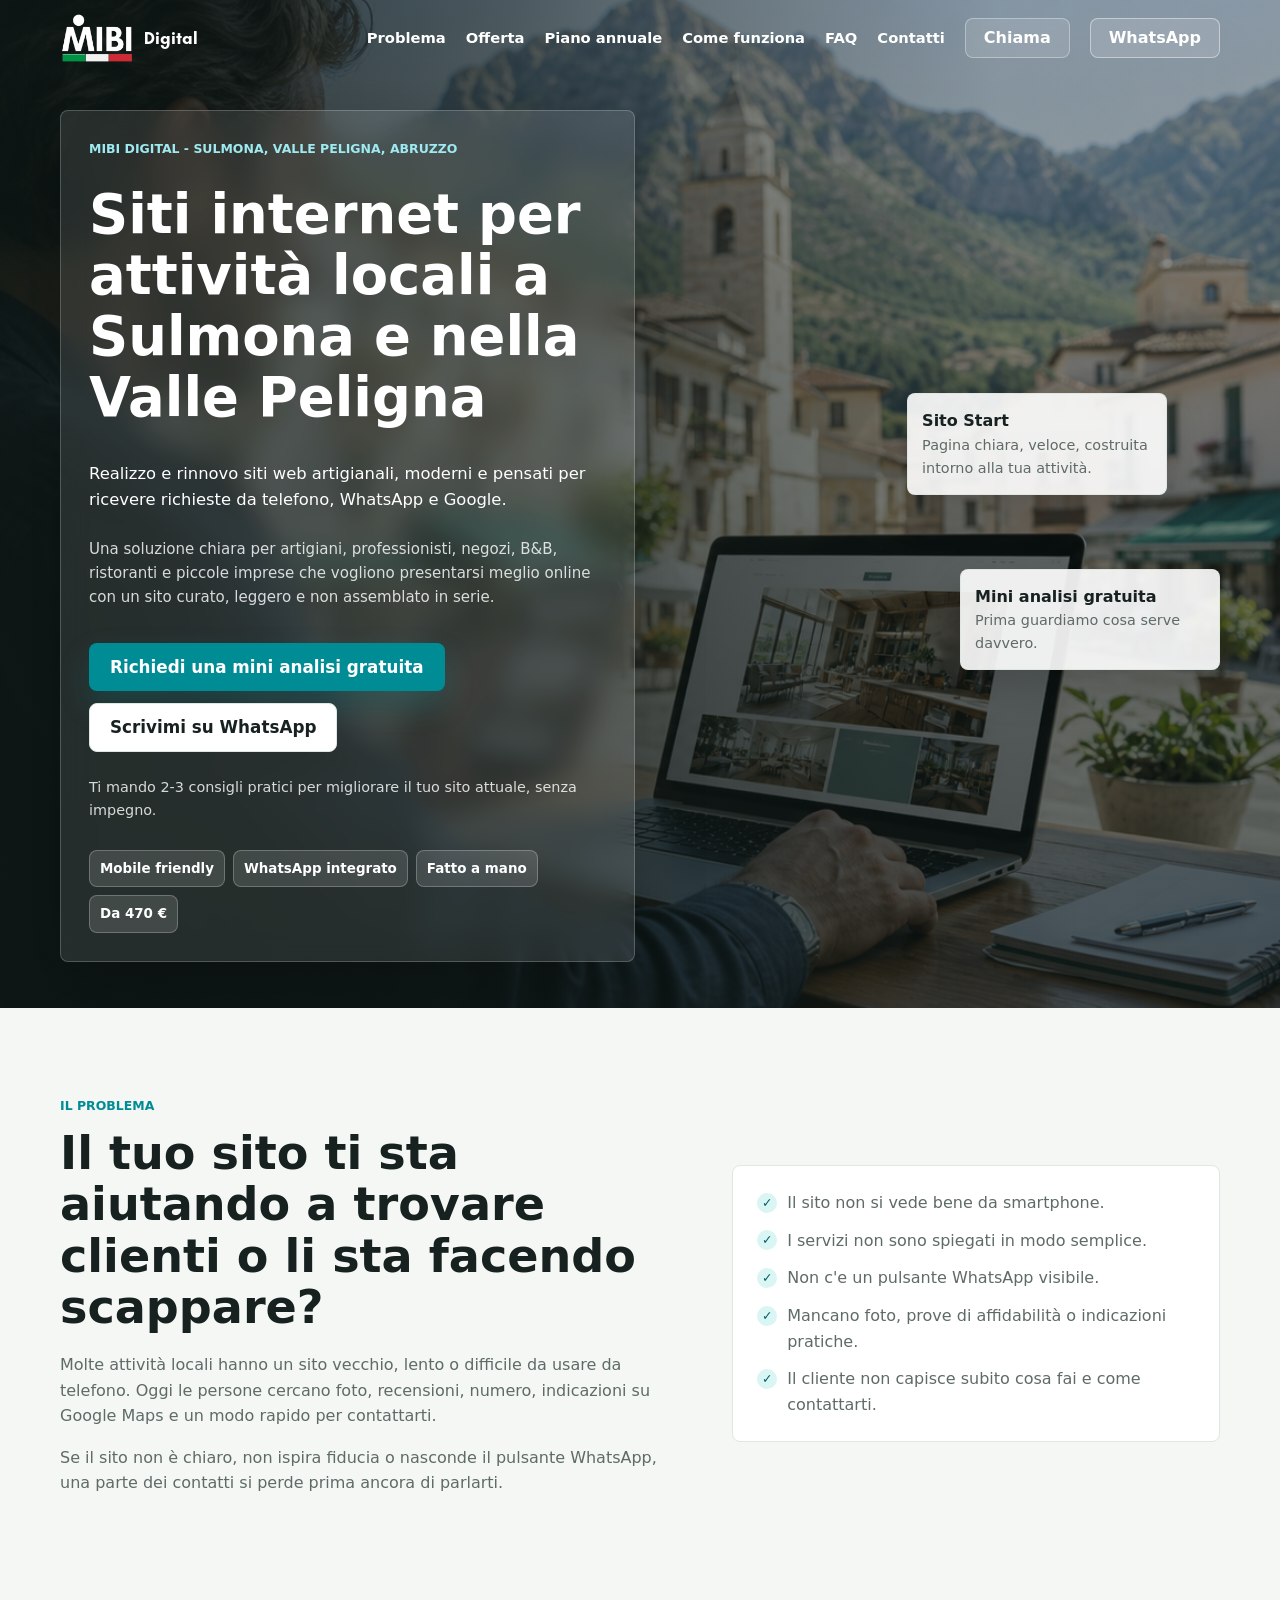
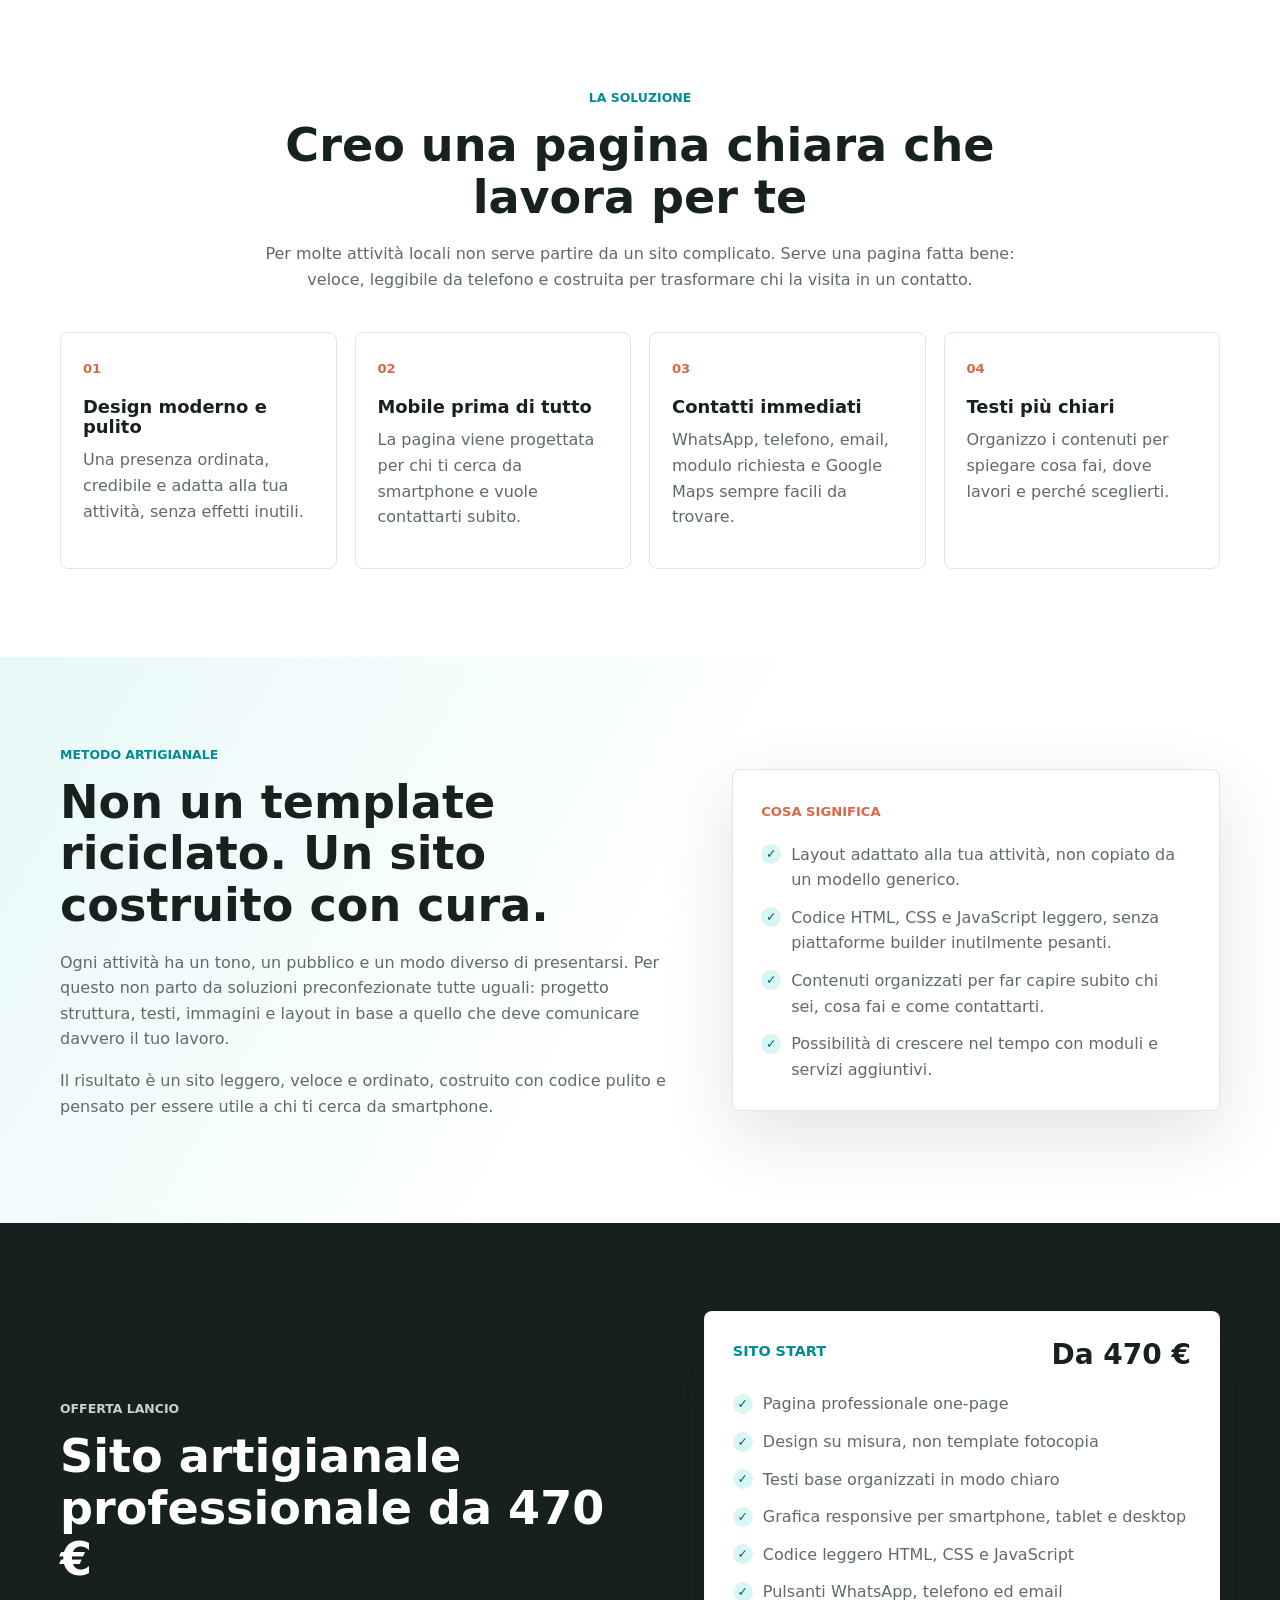
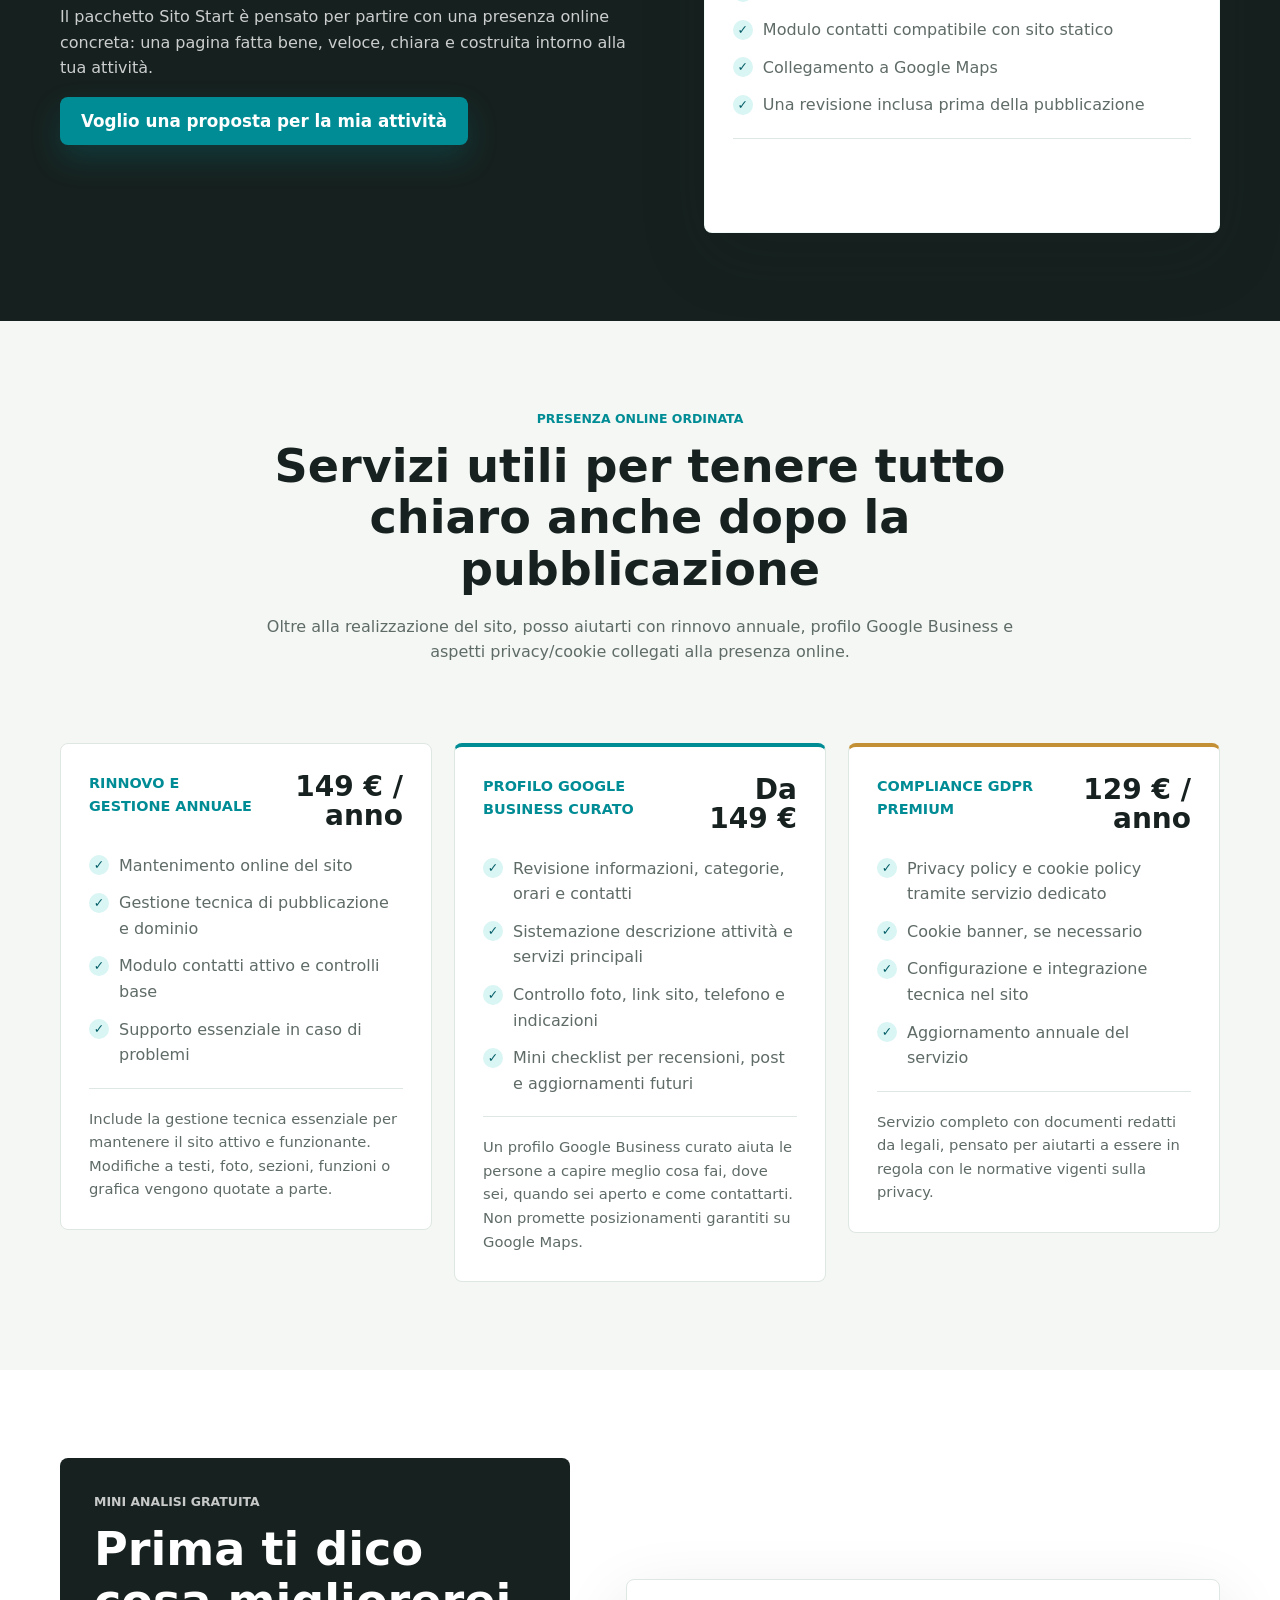
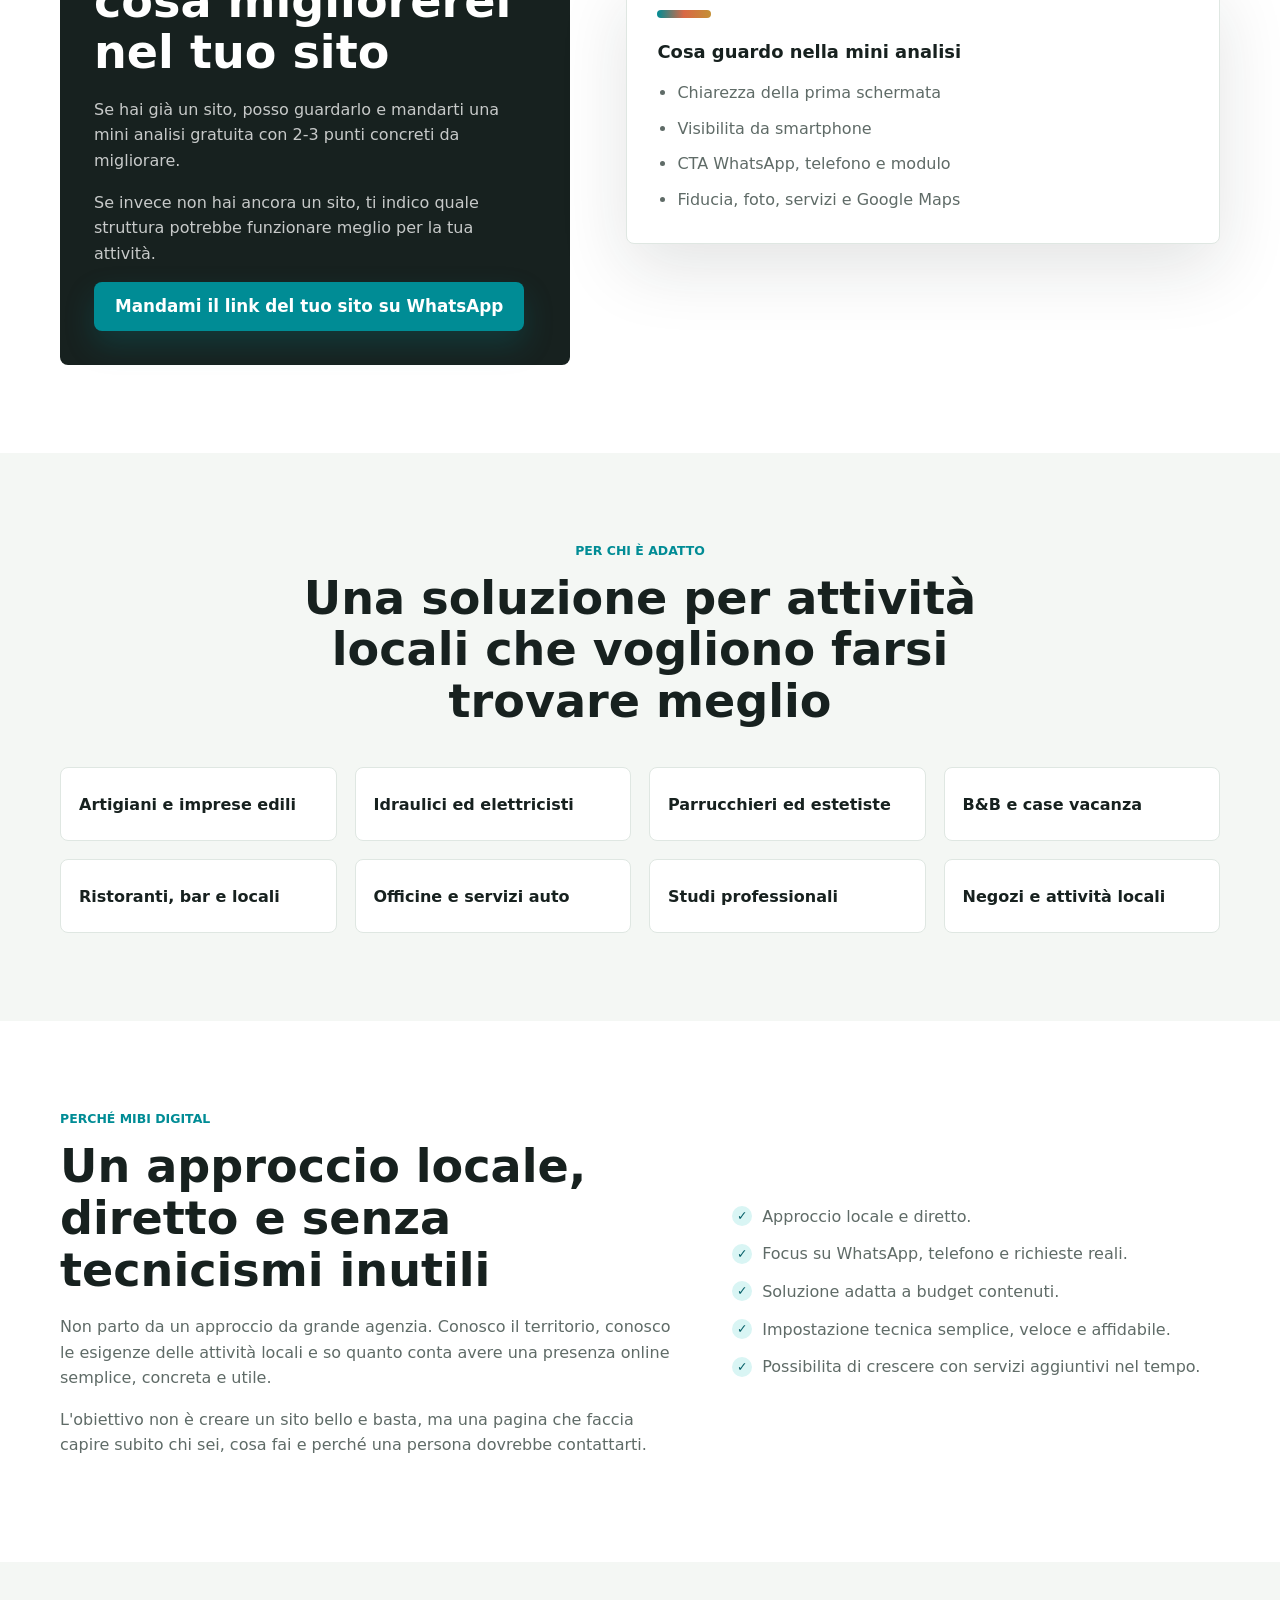
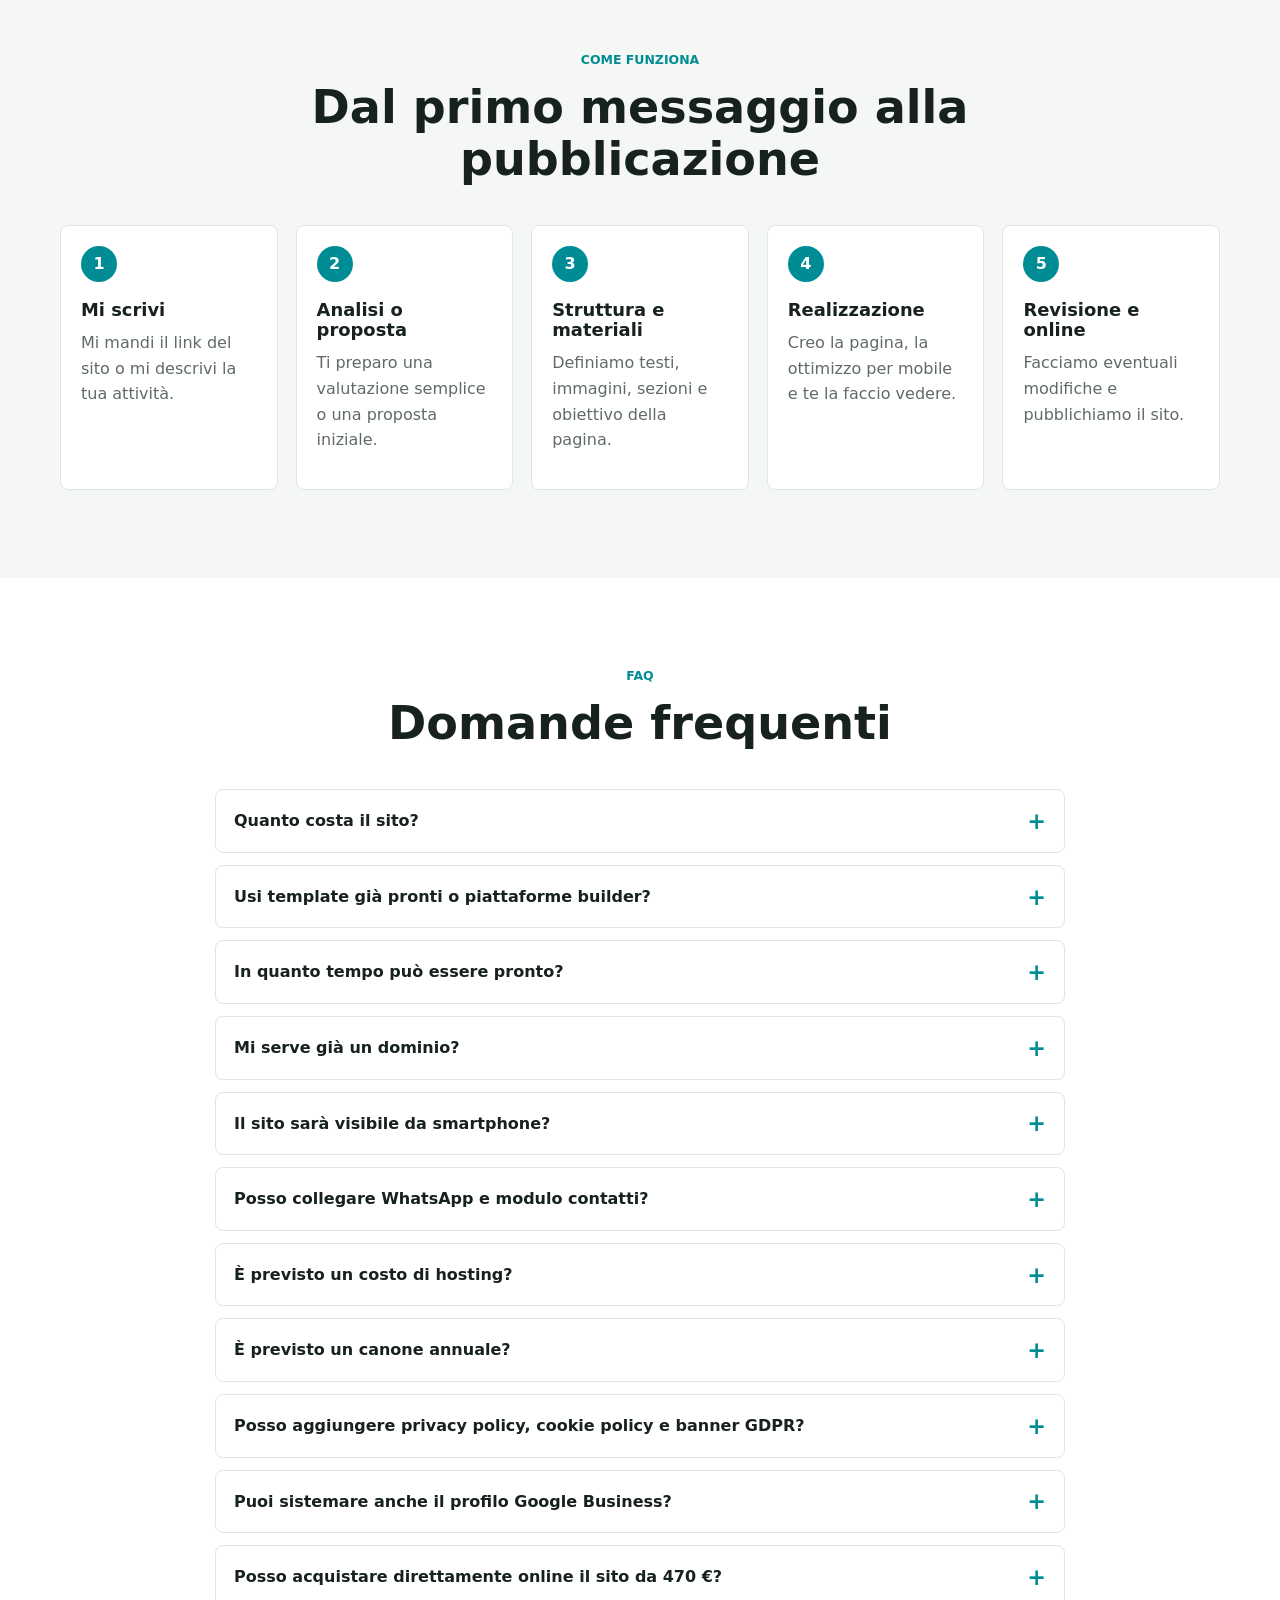
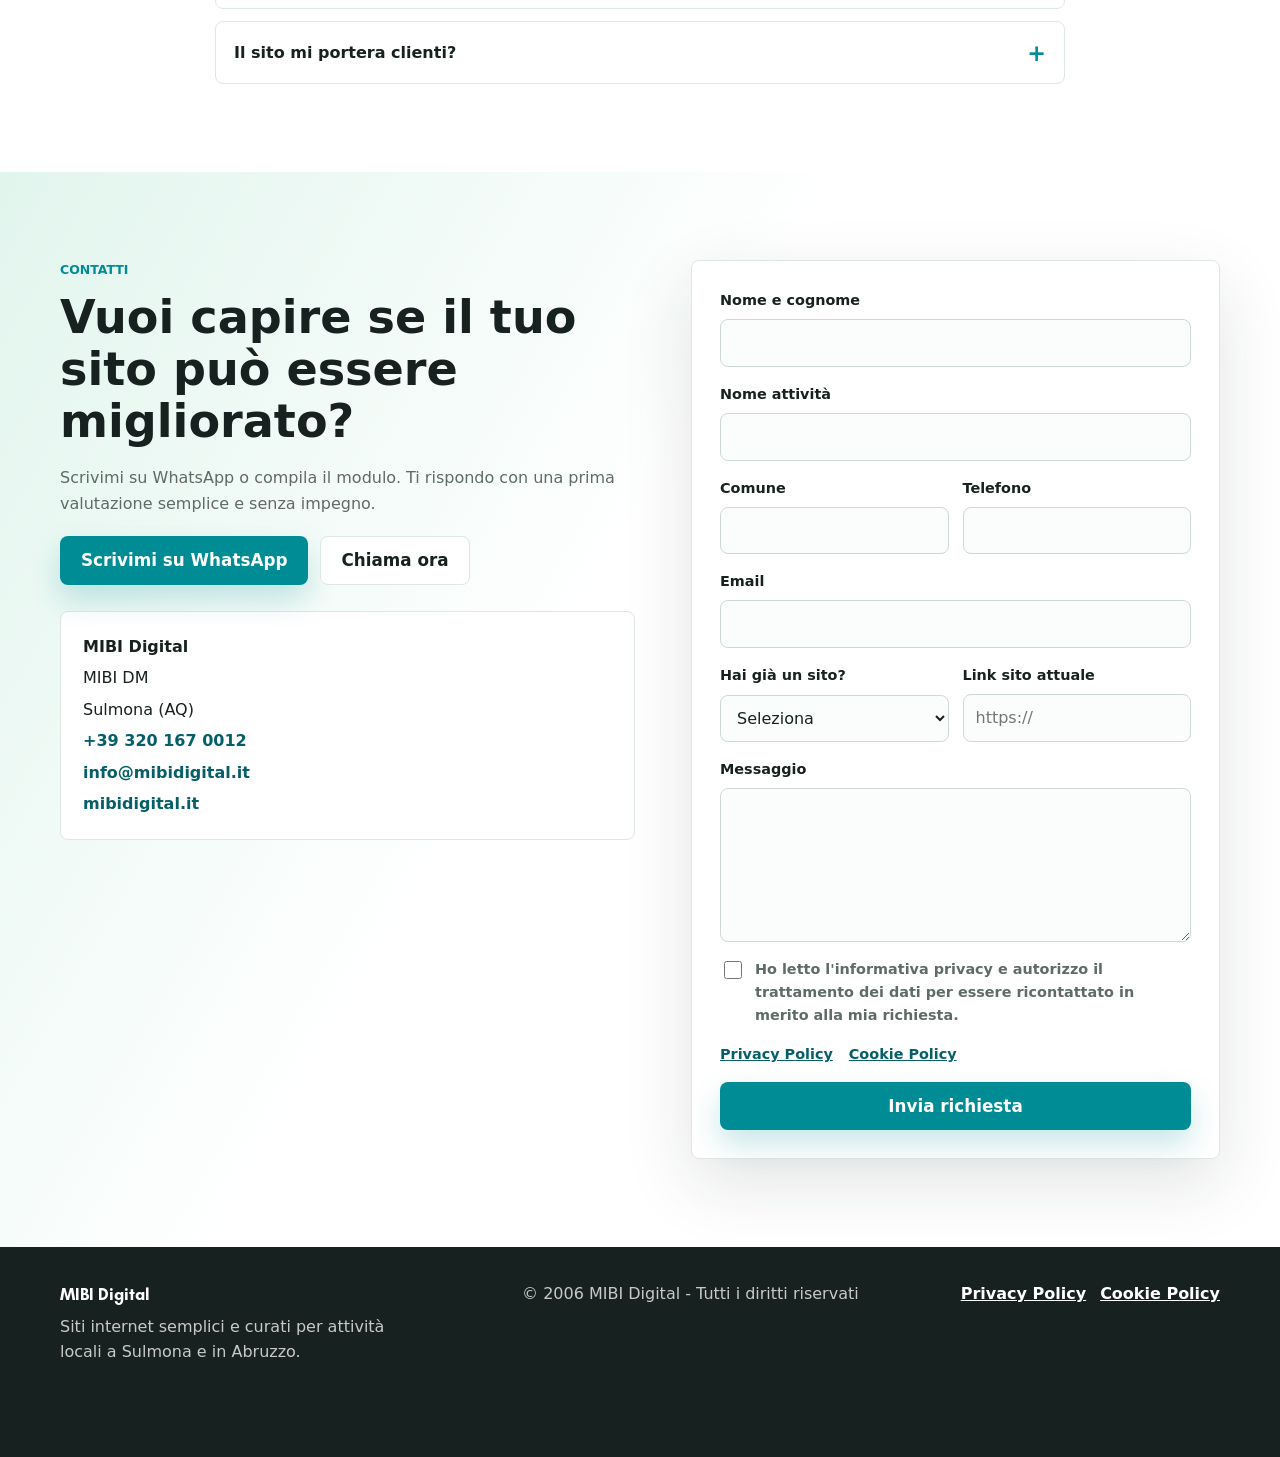
<file: index.html>
<!doctype html>
<html lang="it">
<head>
  <meta charset="utf-8">
  <meta name="viewport" content="width=device-width, initial-scale=1">
  <title>Siti Internet per Attività Locali a Sulmona | MIBI Digital</title>
  <meta name="description" content="Realizzazione e rinnovo siti internet per attività locali a Sulmona e nella Valle Peligna. Siti semplici, veloci, mobile friendly e pensati per ricevere contatti da WhatsApp e Google. Offerta da 470 €.">
  <link rel="icon" href="assets/img/favicon.ico" sizes="any">
  <link rel="icon" href="assets/img/favicon.png" type="image/png">
  <link rel="apple-touch-icon" href="assets/img/favicon.png">
  <link rel="preload" href="assets/img/hero-siti-locali-mibi.png" as="image">
  <link rel="stylesheet" href="assets/css/siti-locali.css?v=1abcec5">
  <script defer src="assets/js/siti-locali.js?v=1abcec5"></script>
  <script type="application/ld+json">
  {
    "@context": "https://schema.org",
    "@type": "LocalBusiness",
    "name": "MIBI Digital",
    "description": "Realizzazione e rinnovo siti internet per attività locali a Sulmona e nella Valle Peligna.",
    "address": {
      "@type": "PostalAddress",
      "streetAddress": "Via Padre Pio da Pietrelcina, 40A",
      "postalCode": "67039",
      "addressLocality": "Sulmona",
      "addressRegion": "AQ",
      "addressCountry": "IT"
    },
    "telephone": "+393201670012",
    "email": "info@mibidigital.it",
    "areaServed": ["Sulmona", "Valle Peligna", "Abruzzo"],
    "url": "https://www.mibidigital.it/"
  }
  </script>
</head>
<body class="landing-page">
  <header class="site-header" data-header>
    <a class="brand" href="#top" aria-label="MIBI Digital">
      <span class="brand-mark">
        <img class="brand-logo brand-logo-default" src="assets/img/mibi-digital-logo-navbar.png" alt="MIBI">
        <img class="brand-logo brand-logo-hero" src="assets/img/mibi-digital-logo-navbar-white.png" alt="">
      </span>
      <span class="brand-suffix">Digital</span>
    </a>

    <button class="menu-toggle hamburger" type="button" aria-label="Apri menu" aria-expanded="false" aria-controls="primary-nav" data-menu-toggle>
      <svg viewBox="0 0 32 32" aria-hidden="true" focusable="false">
        <path class="line line-top-bottom" d="M27 10H13C10.8 10 9 8.2 9 6S10.8 2 13 2 17 3.8 17 6V26C17 28.2 15.2 30 13 30S9 28.2 9 26 10.8 22 13 22H27"></path>
        <path class="line" d="M7 16H27"></path>
      </svg>
    </button>

    <nav class="primary-nav" id="primary-nav" data-nav>
      <span class="nav-indicator" aria-hidden="true" data-nav-indicator></span>
      <a href="#problema">Problema</a>
      <a href="#offerta">Offerta</a>
      <a href="#piano">Piano annuale</a>
      <a href="#processo">Come funziona</a>
      <a href="#faq">FAQ</a>
      <a href="#contatti">Contatti</a>
      <a class="nav-cta nav-call" href="tel:+393201670012">Chiama</a>
      <a class="nav-cta" href="https://wa.me/393201670012?text=Ciao%2C%20vorrei%20informazioni%20sull%27offerta%20per%20siti%20internet%20per%20attivit%C3%A0%20locali.">WhatsApp</a>
    </nav>
  </header>
  <button class="nav-overlay" type="button" aria-label="Chiudi menu" data-nav-overlay></button>

  <main id="top">
    <section class="hero section">
      <div class="hero-visual" aria-label="Anteprima di un sito per attività locale su laptop e telefono">
        <img src="assets/img/hero-siti-locali-mibi.png" alt="Titolare di un'attività locale che controlla un sito moderno su laptop e smartphone" width="1536" height="1024">
      </div>

      <div class="container hero-grid">
        <div class="hero-copy">
          <div class="hero-copy-inner">
            <div class="hero-block hero-kicker">
              <p class="eyebrow">MIBI Digital - Sulmona, Valle Peligna, Abruzzo</p>
            </div>

            <div class="hero-block hero-title">
              <h1>Siti internet per attività locali a Sulmona e nella Valle Peligna</h1>
            </div>

            <div class="hero-block hero-lead">
              <p class="lead">Realizzo e rinnovo siti web artigianali, moderni e pensati per ricevere richieste da telefono, WhatsApp e Google.</p>
            </div>

            <div class="hero-block hero-description">
              <p>Una soluzione chiara per artigiani, professionisti, negozi, B&amp;B, ristoranti e piccole imprese che vogliono presentarsi meglio online con un sito curato, leggero e non assemblato in serie.</p>
            </div>

            <div class="hero-block hero-action-block">
              <div class="hero-actions">
                <a class="button button-primary" href="#contatti">Richiedi una mini analisi gratuita</a>
                <a class="button button-secondary" href="https://wa.me/393201670012?text=Ciao%2C%20vorrei%20informazioni%20sull%27offerta%20per%20siti%20internet%20per%20attivit%C3%A0%20locali.">Scrivimi su WhatsApp</a>
              </div>
            </div>

            <div class="hero-block hero-micro">
              <p class="microcopy">Ti mando 2-3 consigli pratici per migliorare il tuo sito attuale, senza impegno.</p>
            </div>

            <div class="hero-block hero-trust">
              <div class="trust-row" aria-label="Punti chiave del servizio">
                <span>Mobile friendly</span>
                <span>WhatsApp integrato</span>
                <span>Fatto a mano</span>
                <span>Da 470 €</span>
              </div>
            </div>
          </div>
        </div>

        <div class="hero-side-notes" aria-label="Punti di sintesi dell'offerta">
          <div class="floating-card floating-card-top">
            <strong>Sito Start</strong>
            <span>Pagina chiara, veloce, costruita intorno alla tua attività.</span>
          </div>
          <div class="floating-card floating-card-bottom">
            <strong>Mini analisi gratuita</strong>
            <span>Prima guardiamo cosa serve davvero.</span>
          </div>
        </div>
      </div>
    </section>

    <section class="section section-muted" id="problema">
      <div class="container split">
        <div>
          <p class="eyebrow">Il problema</p>
          <h2>Il tuo sito ti sta aiutando a trovare clienti o li sta facendo scappare?</h2>
          <p>Molte attività locali hanno un sito vecchio, lento o difficile da usare da telefono. Oggi le persone cercano foto, recensioni, numero, indicazioni su Google Maps e un modo rapido per contattarti.</p>
          <p>Se il sito non è chiaro, non ispira fiducia o nasconde il pulsante WhatsApp, una parte dei contatti si perde prima ancora di parlarti.</p>
        </div>
        <ul class="check-list problem-list">
          <li>Il sito non si vede bene da smartphone.</li>
          <li>I servizi non sono spiegati in modo semplice.</li>
          <li>Non c'e un pulsante WhatsApp visibile.</li>
          <li>Mancano foto, prove di affidabilità o indicazioni pratiche.</li>
          <li>Il cliente non capisce subito cosa fai e come contattarti.</li>
        </ul>
      </div>
    </section>

    <section class="section" id="soluzione">
      <div class="container">
        <div class="section-heading">
          <p class="eyebrow">La soluzione</p>
          <h2>Creo una pagina chiara che lavora per te</h2>
          <p>Per molte attività locali non serve partire da un sito complicato. Serve una pagina fatta bene: veloce, leggibile da telefono e costruita per trasformare chi la visita in un contatto.</p>
        </div>

        <div class="feature-grid">
          <article class="feature-card">
            <span class="card-icon" aria-hidden="true">01</span>
            <h3>Design moderno e pulito</h3>
          <p>Una presenza ordinata, credibile e adatta alla tua attività, senza effetti inutili.</p>
          </article>
          <article class="feature-card">
            <span class="card-icon" aria-hidden="true">02</span>
            <h3>Mobile prima di tutto</h3>
            <p>La pagina viene progettata per chi ti cerca da smartphone e vuole contattarti subito.</p>
          </article>
          <article class="feature-card">
            <span class="card-icon" aria-hidden="true">03</span>
            <h3>Contatti immediati</h3>
            <p>WhatsApp, telefono, email, modulo richiesta e Google Maps sempre facili da trovare.</p>
          </article>
          <article class="feature-card">
            <span class="card-icon" aria-hidden="true">04</span>
            <h3>Testi più chiari</h3>
            <p>Organizzo i contenuti per spiegare cosa fai, dove lavori e perché sceglierti.</p>
          </article>
        </div>
      </div>
    </section>

    <section class="section craft-section">
      <div class="container split">
        <div>
          <p class="eyebrow">Metodo artigianale</p>
          <h2>Non un template riciclato. Un sito costruito con cura.</h2>
          <p>Ogni attività ha un tono, un pubblico e un modo diverso di presentarsi. Per questo non parto da soluzioni preconfezionate tutte uguali: progetto struttura, testi, immagini e layout in base a quello che deve comunicare davvero il tuo lavoro.</p>
          <p>Il risultato è un sito leggero, veloce e ordinato, costruito con codice pulito e pensato per essere utile a chi ti cerca da smartphone.</p>
        </div>

        <div class="craft-card">
          <span class="craft-label">Cosa significa</span>
          <ul class="check-list">
            <li>Layout adattato alla tua attività, non copiato da un modello generico.</li>
            <li>Codice HTML, CSS e JavaScript leggero, senza piattaforme builder inutilmente pesanti.</li>
            <li>Contenuti organizzati per far capire subito chi sei, cosa fai e come contattarti.</li>
            <li>Possibilità di crescere nel tempo con moduli e servizi aggiuntivi.</li>
          </ul>
        </div>
      </div>
    </section>

    <section class="section price-band" id="offerta">
      <div class="container pricing-layout">
        <div>
          <p class="eyebrow">Offerta lancio</p>
          <h2>Sito artigianale professionale da 470 €</h2>
          <p>Il pacchetto Sito Start è pensato per partire con una presenza online concreta: una pagina fatta bene, veloce, chiara e costruita intorno alla tua attività.</p>
          <a class="button button-primary" href="#contatti">Voglio una proposta per la mia attività</a>
        </div>

        <article class="price-card featured">
          <div class="price-card-head">
            <span>Sito Start</span>
            <strong>Da 470 €</strong>
          </div>
          <ul class="check-list">
            <li>Pagina professionale one-page</li>
            <li>Design su misura, non template fotocopia</li>
            <li>Testi base organizzati in modo chiaro</li>
            <li>Grafica responsive per smartphone, tablet e desktop</li>
            <li>Codice leggero HTML, CSS e JavaScript</li>
            <li>Pulsanti WhatsApp, telefono ed email</li>
            <li>Modulo contatti compatibile con sito statico</li>
            <li>Collegamento a Google Maps</li>
            <li>Una revisione inclusa prima della pubblicazione</li>
          </ul>
          <p class="note">Il prezzo può variare in base a numero di pagine, testi, foto, funzionalità, privacy/cookie, dominio e integrazioni richieste.</p>
        </article>
      </div>
    </section>

    <section class="section section-muted" id="piano">
      <div class="container service-pair">
        <div class="section-heading">
          <p class="eyebrow">Presenza online ordinata</p>
          <h2>Servizi utili per tenere tutto chiaro anche dopo la pubblicazione</h2>
          <p>Oltre alla realizzazione del sito, posso aiutarti con rinnovo annuale, profilo Google Business e aspetti privacy/cookie collegati alla presenza online.</p>
        </div>

        <article class="price-card">
          <div class="price-card-head">
            <span>Rinnovo e gestione annuale</span>
            <strong>149 € / anno</strong>
          </div>
          <ul class="check-list">
            <li>Mantenimento online del sito</li>
            <li>Gestione tecnica di pubblicazione e dominio</li>
            <li>Modulo contatti attivo e controlli base</li>
            <li>Supporto essenziale in caso di problemi</li>
          </ul>
          <p class="note">Include la gestione tecnica essenziale per mantenere il sito attivo e funzionante. Modifiche a testi, foto, sezioni, funzioni o grafica vengono quotate a parte.</p>
        </article>

        <article class="price-card local-service">
          <div class="price-card-head">
            <span>Profilo Google Business Curato</span>
            <strong>Da 149 €</strong>
          </div>
          <ul class="check-list">
            <li>Revisione informazioni, categorie, orari e contatti</li>
            <li>Sistemazione descrizione attività e servizi principali</li>
            <li>Controllo foto, link sito, telefono e indicazioni</li>
            <li>Mini checklist per recensioni, post e aggiornamenti futuri</li>
          </ul>
          <p class="note">Un profilo Google Business curato aiuta le persone a capire meglio cosa fai, dove sei, quando sei aperto e come contattarti. Non promette posizionamenti garantiti su Google Maps.</p>
        </article>

        <article class="price-card accent">
          <div class="price-card-head">
            <span>Compliance GDPR Premium</span>
            <strong>129 € / anno</strong>
          </div>
          <ul class="check-list">
            <li>Privacy policy e cookie policy tramite servizio dedicato</li>
            <li>Cookie banner, se necessario</li>
            <li>Configurazione e integrazione tecnica nel sito</li>
            <li>Aggiornamento annuale del servizio</li>
          </ul>
          <p class="note">Servizio completo con documenti redatti da legali, pensato per aiutarti a essere in regola con le normative vigenti sulla privacy.</p>
        </article>

      </div>
    </section>

    <section class="section" id="analisi">
      <div class="container split reverse">
        <div class="callout">
          <p class="eyebrow">Mini analisi gratuita</p>
          <h2>Prima ti dico cosa migliorerei nel tuo sito</h2>
          <p>Se hai già un sito, posso guardarlo e mandarti una mini analisi gratuita con 2-3 punti concreti da migliorare.</p>
          <p>Se invece non hai ancora un sito, ti indico quale struttura potrebbe funzionare meglio per la tua attività.</p>
          <a class="button button-primary" href="https://wa.me/393201670012?text=Ciao%2C%20ti%20mando%20il%20link%20del%20mio%20sito%20per%20una%20mini%20analisi%20gratuita.">Mandami il link del tuo sito su WhatsApp</a>
        </div>

        <div class="mini-report" aria-label="Esempio di mini analisi">
          <span class="report-dot"></span>
          <h3>Cosa guardo nella mini analisi</h3>
          <ul>
            <li>Chiarezza della prima schermata</li>
            <li>Visibilita da smartphone</li>
            <li>CTA WhatsApp, telefono e modulo</li>
            <li>Fiducia, foto, servizi e Google Maps</li>
          </ul>
        </div>
      </div>
    </section>

    <section class="section section-muted" id="attivita">
      <div class="container">
        <div class="section-heading">
          <p class="eyebrow">Per chi è adatto</p>
          <h2>Una soluzione per attività locali che vogliono farsi trovare meglio</h2>
        </div>
        <div class="category-grid">
          <span>Artigiani e imprese edili</span>
          <span>Idraulici ed elettricisti</span>
          <span>Parrucchieri ed estetiste</span>
          <span>B&amp;B e case vacanza</span>
          <span>Ristoranti, bar e locali</span>
          <span>Officine e servizi auto</span>
          <span>Studi professionali</span>
          <span>Negozi e attività locali</span>
        </div>
      </div>
    </section>

    <section class="section">
      <div class="container split">
        <div>
          <p class="eyebrow">Perché MIBI Digital</p>
          <h2>Un approccio locale, diretto e senza tecnicismi inutili</h2>
          <p>Non parto da un approccio da grande agenzia. Conosco il territorio, conosco le esigenze delle attività locali e so quanto conta avere una presenza online semplice, concreta e utile.</p>
          <p>L'obiettivo non è creare un sito bello e basta, ma una pagina che faccia capire subito chi sei, cosa fai e perché una persona dovrebbe contattarti.</p>
        </div>
        <ul class="check-list">
          <li>Approccio locale e diretto.</li>
          <li>Focus su WhatsApp, telefono e richieste reali.</li>
          <li>Soluzione adatta a budget contenuti.</li>
          <li>Impostazione tecnica semplice, veloce e affidabile.</li>
          <li>Possibilita di crescere con servizi aggiuntivi nel tempo.</li>
        </ul>
      </div>
    </section>

    <section class="section section-muted" id="processo">
      <div class="container">
        <div class="section-heading">
          <p class="eyebrow">Come funziona</p>
          <h2>Dal primo messaggio alla pubblicazione</h2>
        </div>
        <div class="steps">
          <article>
            <span>1</span>
            <h3>Mi scrivi</h3>
            <p>Mi mandi il link del sito o mi descrivi la tua attività.</p>
          </article>
          <article>
            <span>2</span>
            <h3>Analisi o proposta</h3>
            <p>Ti preparo una valutazione semplice o una proposta iniziale.</p>
          </article>
          <article>
            <span>3</span>
            <h3>Struttura e materiali</h3>
            <p>Definiamo testi, immagini, sezioni e obiettivo della pagina.</p>
          </article>
          <article>
            <span>4</span>
            <h3>Realizzazione</h3>
            <p>Creo la pagina, la ottimizzo per mobile e te la faccio vedere.</p>
          </article>
          <article>
            <span>5</span>
            <h3>Revisione e online</h3>
            <p>Facciamo eventuali modifiche e pubblichiamo il sito.</p>
          </article>
        </div>
      </div>
    </section>

    <section class="section" id="faq">
      <div class="container narrow">
        <div class="section-heading">
          <p class="eyebrow">FAQ</p>
          <h2>Domande frequenti</h2>
        </div>

        <div class="faq-list">
          <details>
            <summary>Quanto costa il sito?</summary>
            <p>Il pacchetto base parte da 470 €. Il prezzo finale dipende da numero di pagine, contenuti, foto, funzionalità e servizi extra richiesti.</p>
          </details>
          <details>
            <summary>Usi template già pronti o piattaforme builder?</summary>
            <p>No. Il sito viene costruito con un approccio artigianale, usando codice leggero e una struttura pensata per la tua attività. Posso prendere ispirazione da riferimenti utili, ma il risultato non è un template generico riciclato.</p>
          </details>
          <details>
            <summary>In quanto tempo può essere pronto?</summary>
            <p>Per una pagina semplice, se testi e materiali sono disponibili, il lavoro può essere completato in pochi giorni lavorativi.</p>
          </details>
          <details>
            <summary>Mi serve già un dominio?</summary>
            <p>No. Se hai già un dominio posso lavorare su quello. Se non ce l'hai, posso aiutarti a capire cosa serve.</p>
          </details>
          <details>
            <summary>Il sito sarà visibile da smartphone?</summary>
            <p>Sì. La pagina viene progettata prima di tutto per smartphone.</p>
          </details>
          <details>
            <summary>Posso collegare WhatsApp e modulo contatti?</summary>
            <p>Sì. Il sito può avere pulsanti WhatsApp, telefono, email e un modulo contatti collegato a un servizio compatibile con siti statici.</p>
          </details>
          <details>
            <summary>È previsto un costo di hosting?</summary>
            <p>Non è previsto un hosting tradizionale separato. Il sito viene pubblicato su infrastruttura leggera e moderna; la gestione tecnica ordinaria rientra nel rinnovo annuale.</p>
          </details>
          <details>
            <summary>È previsto un canone annuale?</summary>
            <p>Sì. Il rinnovo e gestione annuale costa 149 €/anno e include mantenimento online del sito, gestione tecnica di pubblicazione e dominio, modulo contatti attivo e supporto essenziale in caso di problemi.</p>
          </details>
          <details>
            <summary>Posso aggiungere privacy policy, cookie policy e banner GDPR?</summary>
            <p>Sì. È disponibile come servizio aggiuntivo annuale con configurazione dedicata, servizio professionale e integrazione tecnica nel sito.</p>
          </details>
          <details>
            <summary>Puoi sistemare anche il profilo Google Business?</summary>
            <p>Sì. Posso rivedere e ottimizzare le informazioni principali del profilo, come orari, contatti, categorie, descrizione, servizi, foto e collegamento al sito. Senza promesse di posizionamento garantito.</p>
          </details>
          <details>
            <summary>Posso acquistare direttamente online il sito da 470 €?</summary>
            <p>No. Il servizio viene attivato dopo contatto diretto e proposta semplice, perché va adattato alla situazione reale dell'attività.</p>
          </details>
          <details>
            <summary>Il sito mi portera clienti?</summary>
            <p>Un sito fatto bene aiuta a presentarti meglio e a rendere più facile il contatto. I risultati dipendono anche da settore, zona, concorrenza, reputazione e promozione.</p>
          </details>
        </div>
      </div>
    </section>

    <section class="section contact-section" id="contatti">
      <div class="container contact-grid">
        <div>
          <p class="eyebrow">Contatti</p>
          <h2>Vuoi capire se il tuo sito può essere migliorato?</h2>
          <p>Scrivimi su WhatsApp o compila il modulo. Ti rispondo con una prima valutazione semplice e senza impegno.</p>

          <div class="contact-actions">
            <a class="button button-primary" href="https://wa.me/393201670012?text=Ciao%2C%20vorrei%20informazioni%20sull%27offerta%20per%20siti%20internet%20per%20attivit%C3%A0%20locali.">Scrivimi su WhatsApp</a>
            <a class="button button-secondary" href="tel:+393201670012">Chiama ora</a>
          </div>

          <address class="business-card">
            <strong>MIBI Digital</strong>
            <span>MIBI DM</span>
            <span>Sulmona (AQ)</span>
            <a href="tel:+393201670012">+39 320 167 0012</a>
            <a href="mailto:info@mibidigital.it">info@mibidigital.it</a>
            <a href="https://www.mibidigital.it">mibidigital.it</a>
          </address>
        </div>

        <form class="contact-form" action="https://api.web3forms.com/submit" method="POST">
          <input type="hidden" name="access_key" value="01fb163b-0ac2-4b77-aae0-7cc3e7b38410">
          <input type="hidden" name="subject" value="Nuova richiesta dal sito MIBI Digital">
          <input type="hidden" name="from_name" value="MIBI Digital">
          <input type="checkbox" name="botcheck" tabindex="-1" autocomplete="off" hidden>
          <div class="form-row">
            <label for="nome">Nome e cognome</label>
            <input id="nome" name="nome" type="text" autocomplete="name" required>
          </div>
          <div class="form-row">
            <label for="attivita">Nome attività</label>
            <input id="attivita" name="attivita" type="text" required>
          </div>
          <div class="form-two">
            <div class="form-row">
              <label for="comune">Comune</label>
              <input id="comune" name="comune" type="text" autocomplete="address-level2" required>
            </div>
            <div class="form-row">
              <label for="telefono">Telefono</label>
              <input id="telefono" name="telefono" type="tel" autocomplete="tel" required>
            </div>
          </div>
          <div class="form-row">
            <label for="email">Email</label>
            <input id="email" name="email" type="email" autocomplete="email" required>
          </div>
          <div class="form-two">
            <div class="form-row">
              <label for="sito-esistente">Hai già un sito?</label>
              <select id="sito-esistente" name="sito_esistente" required>
                <option value="">Seleziona</option>
                <option value="si">Sì</option>
                <option value="no">No</option>
              </select>
            </div>
            <div class="form-row">
              <label for="link-sito">Link sito attuale</label>
              <input id="link-sito" name="link_sito" type="url" placeholder="https://">
            </div>
          </div>
          <div class="form-row">
            <label for="messaggio">Messaggio</label>
            <textarea id="messaggio" name="messaggio" rows="5" required></textarea>
          </div>
          <label class="privacy-check">
            <input type="checkbox" name="privacy" required>
            <span>Ho letto l'informativa privacy e autorizzo il trattamento dei dati per essere ricontattato in merito alla mia richiesta.</span>
          </label>
          <p class="privacy-links">
            <a href="privacy-policy.html">Privacy Policy</a>
            <a href="cookie-policy.html">Cookie Policy</a>
          </p>
          <button class="button button-primary form-submit" type="submit">Invia richiesta</button>
        </form>
      </div>
    </section>
  </main>

  <footer class="site-footer">
    <div class="container footer-inner">
      <div class="footer-brand">
        <strong>MIBI Digital</strong>
        <p>Siti internet semplici e curati per attività locali a Sulmona e in Abruzzo.</p>
      </div>
      <p>&copy; 2006 MIBI Digital - Tutti i diritti riservati</p>
      <div class="footer-links">
        <a href="privacy-policy.html">Privacy Policy</a>
        <a href="cookie-policy.html">Cookie Policy</a>
      </div>
    </div>
  </footer>

  <a class="mobile-sticky-cta" href="https://wa.me/393201670012?text=Ciao%2C%20vorrei%20informazioni%20sull%27offerta%20per%20siti%20internet%20per%20attivit%C3%A0%20locali.">Scrivimi su WhatsApp</a>
</body>
</html>
</file>
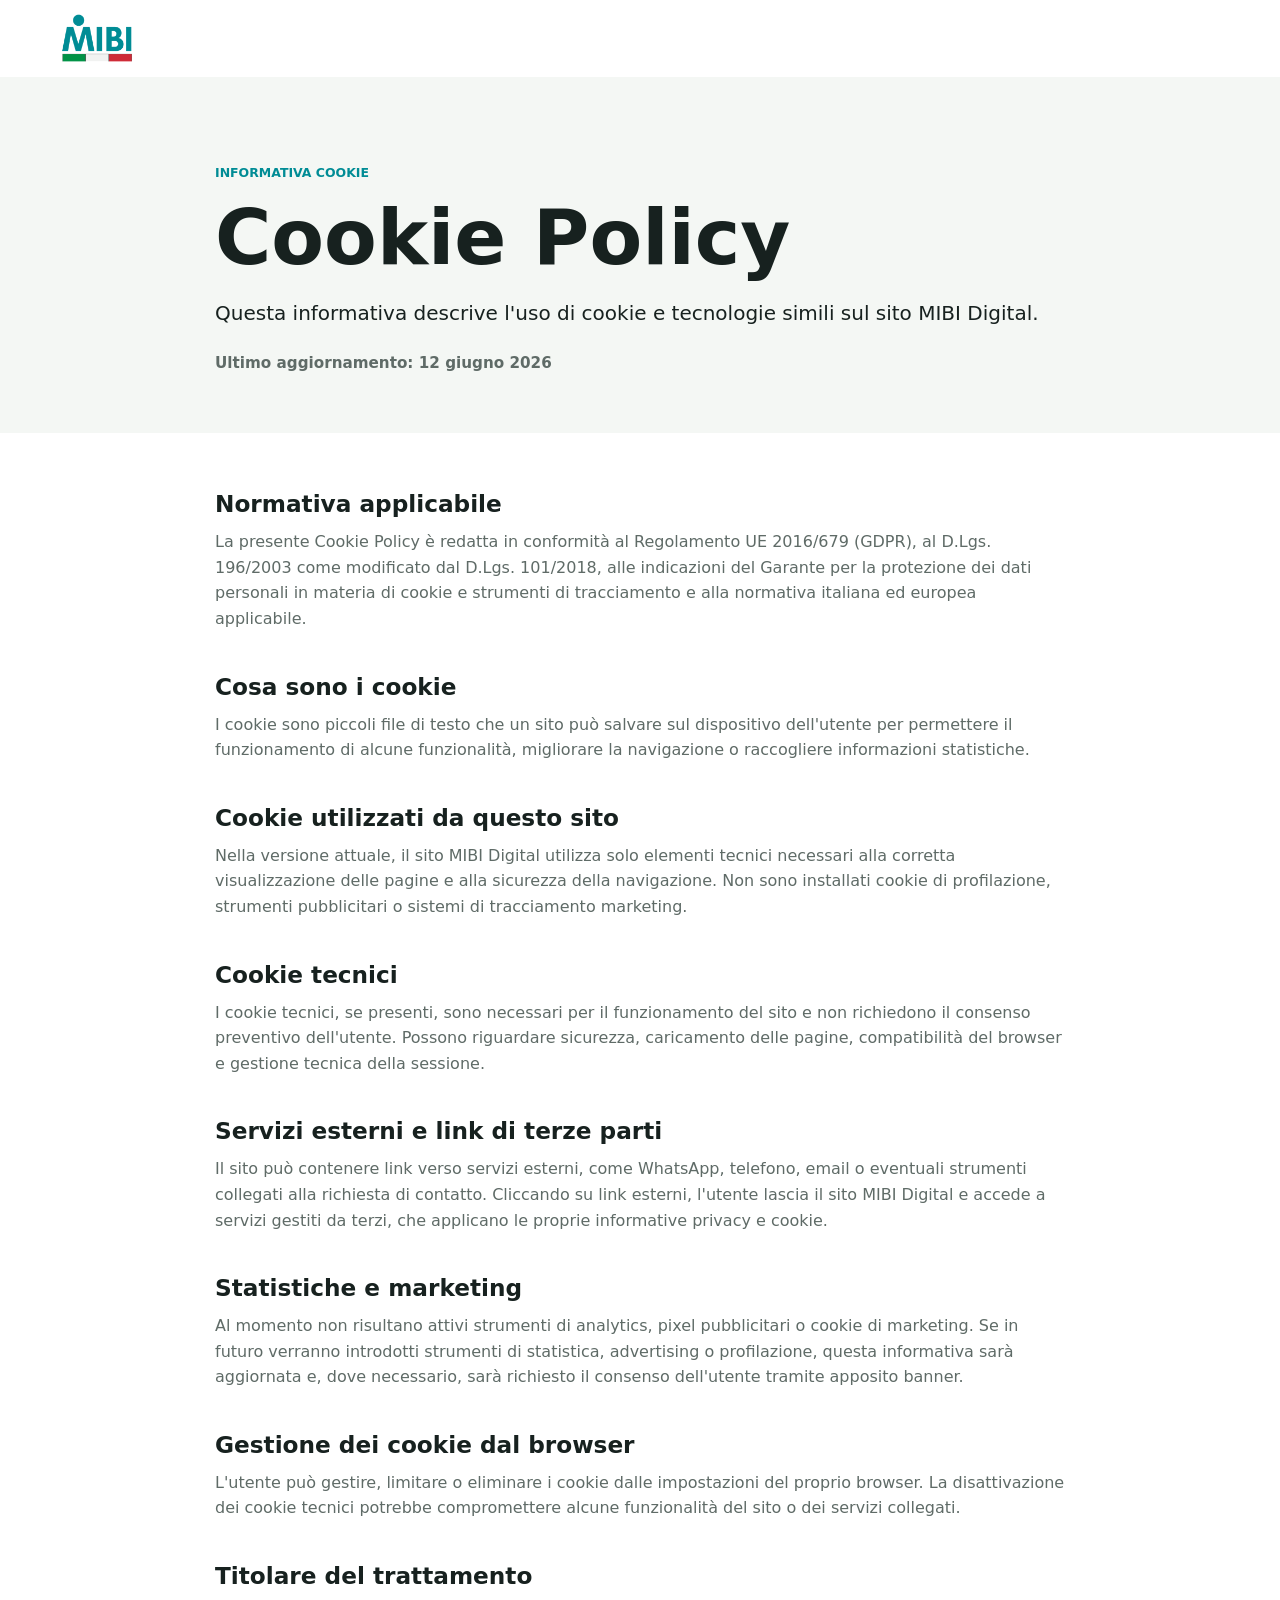
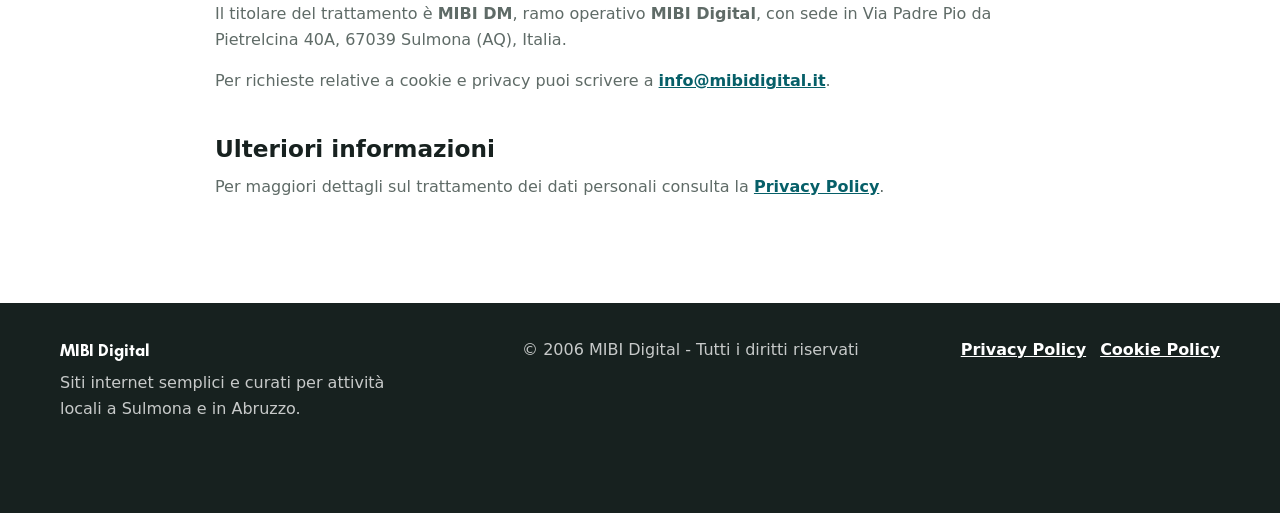
<file: cookie-policy.html>
<!doctype html>
<html lang="it">
<head>
  <meta charset="utf-8">
  <meta name="viewport" content="width=device-width, initial-scale=1">
  <title>Cookie Policy | MIBI Digital</title>
  <meta name="description" content="Cookie Policy di MIBI Digital: informazioni sui cookie tecnici e sulle tecnologie utilizzate dal sito mibidigital.it.">
  <link rel="icon" href="assets/img/favicon.ico" sizes="any">
  <link rel="icon" href="assets/img/favicon.png" type="image/png">
  <link rel="apple-touch-icon" href="assets/img/favicon.png">
  <link rel="stylesheet" href="assets/css/siti-locali.css?v=672b26d">
  <script defer src="assets/js/siti-locali.js?v=672b26d"></script>
</head>
<body>
  <header class="site-header" data-header>
    <a class="brand" href="index.html" aria-label="MIBI Digital">
      <img class="brand-logo" src="assets/img/mibi-digital-logo-navbar.png" alt="MIBI">
      <span class="brand-suffix">Digital</span>
    </a>

    <button class="menu-toggle hamburger" type="button" aria-label="Apri menu" aria-expanded="false" aria-controls="primary-nav" data-menu-toggle>
      <svg viewBox="0 0 32 32" aria-hidden="true" focusable="false">
        <path class="line line-top-bottom" d="M27 10H13C10.8 10 9 8.2 9 6S10.8 2 13 2 17 3.8 17 6V26C17 28.2 15.2 30 13 30S9 28.2 9 26 10.8 22 13 22H27"></path>
        <path class="line" d="M7 16H27"></path>
      </svg>
    </button>

    <nav class="primary-nav" id="primary-nav" data-nav>
      <span class="nav-indicator" aria-hidden="true" data-nav-indicator></span>
      <a href="index.html#offerta">Offerta</a>
      <a href="index.html#piano">Piano annuale</a>
      <a href="index.html#faq">FAQ</a>
      <a href="index.html#contatti">Contatti</a>
    </nav>
  </header>

  <main>
    <section class="legal-hero section">
      <div class="container narrow">
        <p class="eyebrow">Informativa cookie</p>
        <h1>Cookie Policy</h1>
        <p class="lead">Questa informativa descrive l'uso di cookie e tecnologie simili sul sito MIBI Digital.</p>
        <p class="legal-updated">Ultimo aggiornamento: 12 giugno 2026</p>
      </div>
    </section>

    <section class="section legal-section">
      <div class="container narrow legal-content">
        <h2>Normativa applicabile</h2>
        <p>La presente Cookie Policy è redatta in conformità al Regolamento UE 2016/679 (GDPR), al D.Lgs. 196/2003 come modificato dal D.Lgs. 101/2018, alle indicazioni del Garante per la protezione dei dati personali in materia di cookie e strumenti di tracciamento e alla normativa italiana ed europea applicabile.</p>

        <h2>Cosa sono i cookie</h2>
        <p>I cookie sono piccoli file di testo che un sito può salvare sul dispositivo dell'utente per permettere il funzionamento di alcune funzionalità, migliorare la navigazione o raccogliere informazioni statistiche.</p>

        <h2>Cookie utilizzati da questo sito</h2>
        <p>Nella versione attuale, il sito MIBI Digital utilizza solo elementi tecnici necessari alla corretta visualizzazione delle pagine e alla sicurezza della navigazione. Non sono installati cookie di profilazione, strumenti pubblicitari o sistemi di tracciamento marketing.</p>

        <h2>Cookie tecnici</h2>
        <p>I cookie tecnici, se presenti, sono necessari per il funzionamento del sito e non richiedono il consenso preventivo dell'utente. Possono riguardare sicurezza, caricamento delle pagine, compatibilità del browser e gestione tecnica della sessione.</p>

        <h2>Servizi esterni e link di terze parti</h2>
        <p>Il sito può contenere link verso servizi esterni, come WhatsApp, telefono, email o eventuali strumenti collegati alla richiesta di contatto. Cliccando su link esterni, l'utente lascia il sito MIBI Digital e accede a servizi gestiti da terzi, che applicano le proprie informative privacy e cookie.</p>

        <h2>Statistiche e marketing</h2>
        <p>Al momento non risultano attivi strumenti di analytics, pixel pubblicitari o cookie di marketing. Se in futuro verranno introdotti strumenti di statistica, advertising o profilazione, questa informativa sarà aggiornata e, dove necessario, sarà richiesto il consenso dell'utente tramite apposito banner.</p>

        <h2>Gestione dei cookie dal browser</h2>
        <p>L'utente può gestire, limitare o eliminare i cookie dalle impostazioni del proprio browser. La disattivazione dei cookie tecnici potrebbe compromettere alcune funzionalità del sito o dei servizi collegati.</p>

        <h2>Titolare del trattamento</h2>
        <p>Il titolare del trattamento è <strong>MIBI DM</strong>, ramo operativo <strong>MIBI Digital</strong>, con sede in Via Padre Pio da Pietrelcina 40A, 67039 Sulmona (AQ), Italia.</p>
        <p>Per richieste relative a cookie e privacy puoi scrivere a <a href="mailto:info@mibidigital.it">info@mibidigital.it</a>.</p>

        <h2>Ulteriori informazioni</h2>
        <p>Per maggiori dettagli sul trattamento dei dati personali consulta la <a href="privacy-policy.html">Privacy Policy</a>.</p>
      </div>
    </section>
  </main>

  <footer class="site-footer">
    <div class="container footer-inner">
      <div class="footer-brand">
        <strong>MIBI Digital</strong>
        <p>Siti internet semplici e curati per attività locali a Sulmona e in Abruzzo.</p>
      </div>
      <p>&copy; 2006 MIBI Digital - Tutti i diritti riservati</p>
      <div class="footer-links">
        <a href="privacy-policy.html">Privacy Policy</a>
        <a href="cookie-policy.html">Cookie Policy</a>
      </div>
    </div>
  </footer>
</body>
</html>
</file>
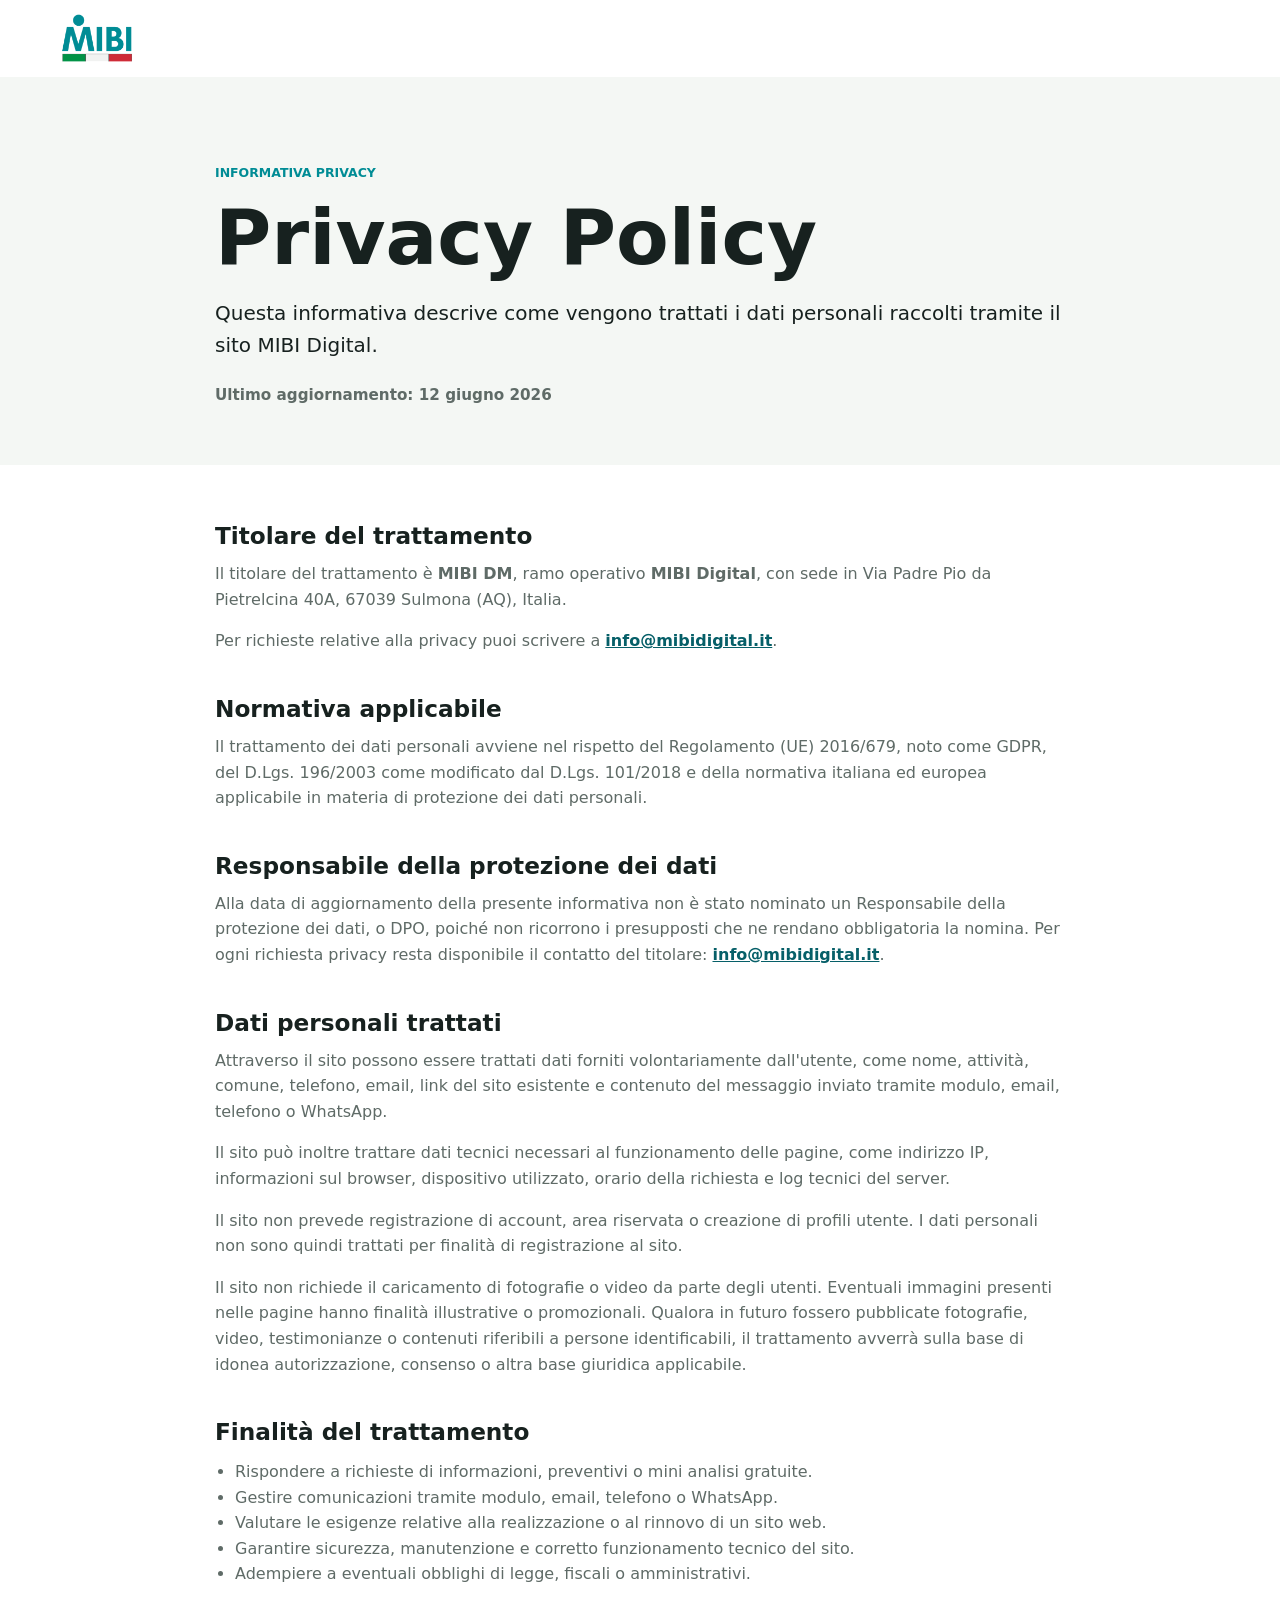
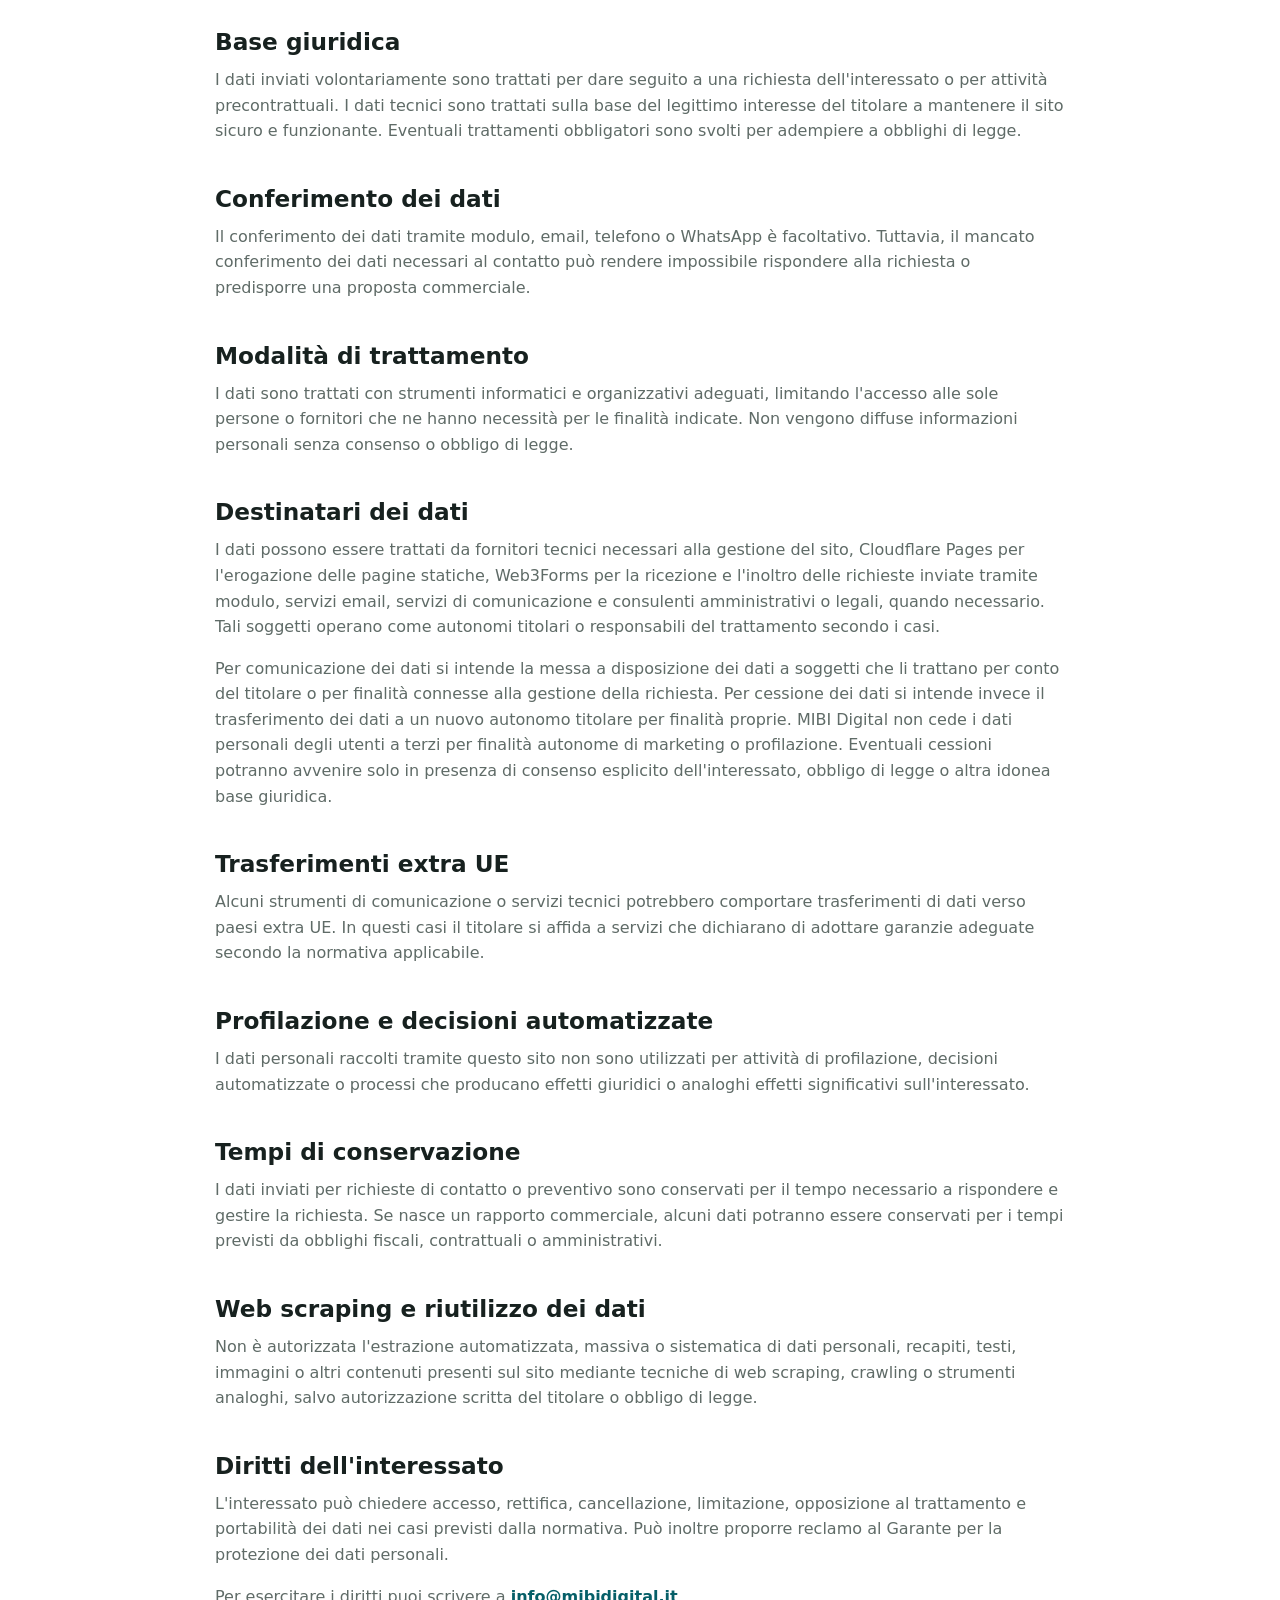
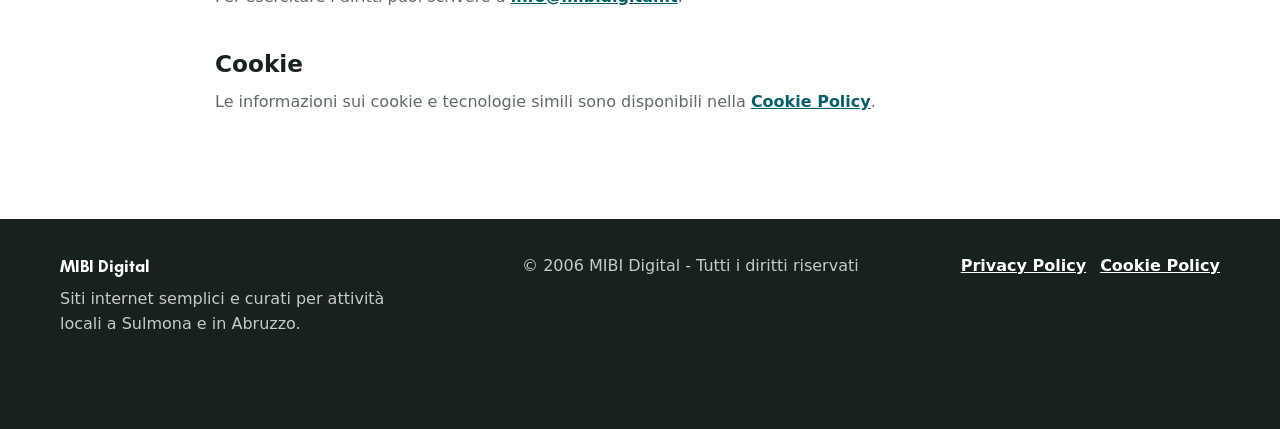
<file: privacy-policy.html>
<!doctype html>
<html lang="it">
<head>
  <meta charset="utf-8">
  <meta name="viewport" content="width=device-width, initial-scale=1">
  <title>Privacy Policy | MIBI Digital</title>
  <meta name="description" content="Informativa privacy di MIBI Digital per il trattamento dei dati personali raccolti tramite il sito mibidigital.it.">
  <link rel="icon" href="assets/img/favicon.ico" sizes="any">
  <link rel="icon" href="assets/img/favicon.png" type="image/png">
  <link rel="apple-touch-icon" href="assets/img/favicon.png">
  <link rel="stylesheet" href="assets/css/siti-locali.css?v=672b26d">
  <script defer src="assets/js/siti-locali.js?v=672b26d"></script>
</head>
<body>
  <header class="site-header" data-header>
    <a class="brand" href="index.html" aria-label="MIBI Digital">
      <img class="brand-logo" src="assets/img/mibi-digital-logo-navbar.png" alt="MIBI">
      <span class="brand-suffix">Digital</span>
    </a>

    <button class="menu-toggle hamburger" type="button" aria-label="Apri menu" aria-expanded="false" aria-controls="primary-nav" data-menu-toggle>
      <svg viewBox="0 0 32 32" aria-hidden="true" focusable="false">
        <path class="line line-top-bottom" d="M27 10H13C10.8 10 9 8.2 9 6S10.8 2 13 2 17 3.8 17 6V26C17 28.2 15.2 30 13 30S9 28.2 9 26 10.8 22 13 22H27"></path>
        <path class="line" d="M7 16H27"></path>
      </svg>
    </button>

    <nav class="primary-nav" id="primary-nav" data-nav>
      <span class="nav-indicator" aria-hidden="true" data-nav-indicator></span>
      <a href="index.html#offerta">Offerta</a>
      <a href="index.html#piano">Piano annuale</a>
      <a href="index.html#faq">FAQ</a>
      <a href="index.html#contatti">Contatti</a>
    </nav>
  </header>

  <main>
    <section class="legal-hero section">
      <div class="container narrow">
        <p class="eyebrow">Informativa privacy</p>
        <h1>Privacy Policy</h1>
        <p class="lead">Questa informativa descrive come vengono trattati i dati personali raccolti tramite il sito MIBI Digital.</p>
        <p class="legal-updated">Ultimo aggiornamento: 12 giugno 2026</p>
      </div>
    </section>

    <section class="section legal-section">
      <div class="container narrow legal-content">
        <h2>Titolare del trattamento</h2>
        <p>Il titolare del trattamento è <strong>MIBI DM</strong>, ramo operativo <strong>MIBI Digital</strong>, con sede in Via Padre Pio da Pietrelcina 40A, 67039 Sulmona (AQ), Italia.</p>
        <p>Per richieste relative alla privacy puoi scrivere a <a href="mailto:info@mibidigital.it">info@mibidigital.it</a>.</p>

        <h2>Normativa applicabile</h2>
        <p>Il trattamento dei dati personali avviene nel rispetto del Regolamento (UE) 2016/679, noto come GDPR, del D.Lgs. 196/2003 come modificato dal D.Lgs. 101/2018 e della normativa italiana ed europea applicabile in materia di protezione dei dati personali.</p>

        <h2>Responsabile della protezione dei dati</h2>
        <p>Alla data di aggiornamento della presente informativa non è stato nominato un Responsabile della protezione dei dati, o DPO, poiché non ricorrono i presupposti che ne rendano obbligatoria la nomina. Per ogni richiesta privacy resta disponibile il contatto del titolare: <a href="mailto:info@mibidigital.it">info@mibidigital.it</a>.</p>

        <h2>Dati personali trattati</h2>
        <p>Attraverso il sito possono essere trattati dati forniti volontariamente dall'utente, come nome, attività, comune, telefono, email, link del sito esistente e contenuto del messaggio inviato tramite modulo, email, telefono o WhatsApp.</p>
        <p>Il sito può inoltre trattare dati tecnici necessari al funzionamento delle pagine, come indirizzo IP, informazioni sul browser, dispositivo utilizzato, orario della richiesta e log tecnici del server.</p>
        <p>Il sito non prevede registrazione di account, area riservata o creazione di profili utente. I dati personali non sono quindi trattati per finalità di registrazione al sito.</p>
        <p>Il sito non richiede il caricamento di fotografie o video da parte degli utenti. Eventuali immagini presenti nelle pagine hanno finalità illustrative o promozionali. Qualora in futuro fossero pubblicate fotografie, video, testimonianze o contenuti riferibili a persone identificabili, il trattamento avverrà sulla base di idonea autorizzazione, consenso o altra base giuridica applicabile.</p>

        <h2>Finalità del trattamento</h2>
        <ul>
          <li>Rispondere a richieste di informazioni, preventivi o mini analisi gratuite.</li>
          <li>Gestire comunicazioni tramite modulo, email, telefono o WhatsApp.</li>
          <li>Valutare le esigenze relative alla realizzazione o al rinnovo di un sito web.</li>
          <li>Garantire sicurezza, manutenzione e corretto funzionamento tecnico del sito.</li>
          <li>Adempiere a eventuali obblighi di legge, fiscali o amministrativi.</li>
        </ul>

        <h2>Base giuridica</h2>
        <p>I dati inviati volontariamente sono trattati per dare seguito a una richiesta dell'interessato o per attività precontrattuali. I dati tecnici sono trattati sulla base del legittimo interesse del titolare a mantenere il sito sicuro e funzionante. Eventuali trattamenti obbligatori sono svolti per adempiere a obblighi di legge.</p>

        <h2>Conferimento dei dati</h2>
        <p>Il conferimento dei dati tramite modulo, email, telefono o WhatsApp è facoltativo. Tuttavia, il mancato conferimento dei dati necessari al contatto può rendere impossibile rispondere alla richiesta o predisporre una proposta commerciale.</p>

        <h2>Modalità di trattamento</h2>
        <p>I dati sono trattati con strumenti informatici e organizzativi adeguati, limitando l'accesso alle sole persone o fornitori che ne hanno necessità per le finalità indicate. Non vengono diffuse informazioni personali senza consenso o obbligo di legge.</p>

        <h2>Destinatari dei dati</h2>
        <p>I dati possono essere trattati da fornitori tecnici necessari alla gestione del sito, Cloudflare Pages per l'erogazione delle pagine statiche, Web3Forms per la ricezione e l'inoltro delle richieste inviate tramite modulo, servizi email, servizi di comunicazione e consulenti amministrativi o legali, quando necessario. Tali soggetti operano come autonomi titolari o responsabili del trattamento secondo i casi.</p>
        <p>Per comunicazione dei dati si intende la messa a disposizione dei dati a soggetti che li trattano per conto del titolare o per finalità connesse alla gestione della richiesta. Per cessione dei dati si intende invece il trasferimento dei dati a un nuovo autonomo titolare per finalità proprie. MIBI Digital non cede i dati personali degli utenti a terzi per finalità autonome di marketing o profilazione. Eventuali cessioni potranno avvenire solo in presenza di consenso esplicito dell'interessato, obbligo di legge o altra idonea base giuridica.</p>

        <h2>Trasferimenti extra UE</h2>
        <p>Alcuni strumenti di comunicazione o servizi tecnici potrebbero comportare trasferimenti di dati verso paesi extra UE. In questi casi il titolare si affida a servizi che dichiarano di adottare garanzie adeguate secondo la normativa applicabile.</p>

        <h2>Profilazione e decisioni automatizzate</h2>
        <p>I dati personali raccolti tramite questo sito non sono utilizzati per attività di profilazione, decisioni automatizzate o processi che producano effetti giuridici o analoghi effetti significativi sull'interessato.</p>

        <h2>Tempi di conservazione</h2>
        <p>I dati inviati per richieste di contatto o preventivo sono conservati per il tempo necessario a rispondere e gestire la richiesta. Se nasce un rapporto commerciale, alcuni dati potranno essere conservati per i tempi previsti da obblighi fiscali, contrattuali o amministrativi.</p>

        <h2>Web scraping e riutilizzo dei dati</h2>
        <p>Non è autorizzata l'estrazione automatizzata, massiva o sistematica di dati personali, recapiti, testi, immagini o altri contenuti presenti sul sito mediante tecniche di web scraping, crawling o strumenti analoghi, salvo autorizzazione scritta del titolare o obbligo di legge.</p>

        <h2>Diritti dell'interessato</h2>
        <p>L'interessato può chiedere accesso, rettifica, cancellazione, limitazione, opposizione al trattamento e portabilità dei dati nei casi previsti dalla normativa. Può inoltre proporre reclamo al Garante per la protezione dei dati personali.</p>
        <p>Per esercitare i diritti puoi scrivere a <a href="mailto:info@mibidigital.it">info@mibidigital.it</a>.</p>

        <h2>Cookie</h2>
        <p>Le informazioni sui cookie e tecnologie simili sono disponibili nella <a href="cookie-policy.html">Cookie Policy</a>.</p>
      </div>
    </section>
  </main>

  <footer class="site-footer">
    <div class="container footer-inner">
      <div class="footer-brand">
        <strong>MIBI Digital</strong>
        <p>Siti internet semplici e curati per attività locali a Sulmona e in Abruzzo.</p>
      </div>
      <p>&copy; 2006 MIBI Digital - Tutti i diritti riservati</p>
      <div class="footer-links">
        <a href="privacy-policy.html">Privacy Policy</a>
        <a href="cookie-policy.html">Cookie Policy</a>
      </div>
    </div>
  </footer>
</body>
</html>
</file>
<file: assets/css/siti-locali.css>
@font-face {
  font-family: "Glacial Indifference";
  src: url("../fonts/glacial-indifference/GlacialIndifference-Bold.otf") format("opentype");
  font-weight: 700;
  font-style: normal;
  font-display: swap;
}

:root {
  --ink: #17211f;
  --muted: #5f6b67;
  --line: #dfe7e2;
  --paper: #ffffff;
  --soft: #f4f7f4;
  --teal: #008c95;
  --teal-dark: #065f68;
  --mint: #d9f5f4;
  --coral: #d96846;
  --gold: #c49035;
  --shadow: 0 24px 70px rgba(23, 33, 31, 0.12);
  --radius: 8px;
  --container: 1160px;
  --header-offset: 76px;
  --header-current-height: 76px;
  --header-bg-alpha: 0;
  --header-border-alpha: 0;
  --header-shadow-alpha: 0;
  --header-blur: 0px;
  --header-saturate: 100%;
  --default-logo-opacity: 0;
  --hero-logo-opacity: 1;
  --brand-suffix-color: #fff;
  --nav-link-color: #fff;
  --nav-link-active-color: #fff;
  --menu-line-color: #fff;
  --nav-cta-bg: rgba(255, 255, 255, 0.14);
  --nav-cta-border: rgba(255, 255, 255, 0.44);
  --nav-cta-hover-bg: rgba(255, 255, 255, 0.24);
  --nav-cta-hover-border: rgba(255, 255, 255, 0.62);
  --nav-cta-shadow-color: rgba(0, 140, 149, 0.12);
  --nav-call-bg: rgba(255, 255, 255, 0.12);
  --nav-call-border: rgba(255, 255, 255, 0.34);
  --nav-call-color: #fff;
  --nav-call-hover-bg: rgba(255, 255, 255, 0.2);
  --nav-call-hover-border: rgba(255, 255, 255, 0.58);
  --nav-call-hover-color: #fff;
  --hero-viewport-height: 100dvh;
  --mobile-hero-gap: 18px;
}

* {
  box-sizing: border-box;
}

html {
  scroll-behavior: smooth;
  scroll-padding-top: var(--header-offset);
}

body {
  margin: 0;
  background: var(--paper);
  color: var(--ink);
  font-family: Inter, ui-sans-serif, system-ui, -apple-system, BlinkMacSystemFont, "Segoe UI", sans-serif;
  line-height: 1.6;
}

body.nav-open {
  overflow: hidden;
}

img {
  display: block;
  max-width: 100%;
}

a {
  color: inherit;
}

button,
input,
select,
textarea {
  font: inherit;
}

.container {
  width: min(100% - 40px, var(--container));
  margin: 0 auto;
}

.narrow {
  width: min(100% - 40px, 850px);
}

.section {
  padding: 88px 0;
}

.section-muted {
  background: var(--soft);
}

.site-header {
  position: sticky;
  top: 0;
  z-index: 20;
  display: flex;
  align-items: center;
  justify-content: space-between;
  gap: 24px;
  min-height: 76px;
  padding: 14px max(20px, calc((100vw - var(--container)) / 2));
  background: rgba(255, 255, 255, var(--header-bg-alpha, 0.78));
  border-bottom: 1px solid rgba(255, 255, 255, var(--header-border-alpha, 0.46));
  box-shadow: 0 12px 34px rgba(23, 33, 31, var(--header-shadow-alpha, 0.06));
  backdrop-filter: blur(var(--header-blur, 22px)) saturate(var(--header-saturate, 150%));
  -webkit-backdrop-filter: blur(var(--header-blur, 22px)) saturate(var(--header-saturate, 150%));
  transition: background 220ms ease, border-color 220ms ease, box-shadow 220ms ease, backdrop-filter 220ms ease;
}

.landing-page .site-header {
  position: fixed;
  right: 0;
  left: 0;
}

.nav-overlay {
  position: fixed;
  inset: 0;
  z-index: 21;
  display: none;
  border: 0;
  background: rgba(8, 15, 14, 0.34);
  opacity: 0;
  pointer-events: none;
  visibility: hidden;
  transition: opacity 220ms ease, visibility 0s linear 220ms;
}

.brand {
  display: inline-flex;
  align-items: center;
  gap: 10px;
  text-decoration: none;
}

.brand-mark {
  display: grid;
  align-items: center;
}

.brand-logo {
  grid-area: 1 / 1;
  width: auto;
  height: 48px;
  transition: opacity 180ms ease;
}

.brand-logo-default {
  opacity: var(--default-logo-opacity, 1);
}

.brand-logo-hero {
  opacity: var(--hero-logo-opacity, 0);
}

.brand-suffix {
  color: var(--brand-suffix-color, var(--teal));
  font-family: "Glacial Indifference", Inter, ui-sans-serif, system-ui, sans-serif;
  font-size: 1.08rem;
  font-weight: 700;
  line-height: 1;
  transform: translateY(1px);
  transition: color 180ms ease;
}

.primary-nav {
  position: relative;
  display: flex;
  align-items: center;
  gap: 20px;
  color: var(--nav-link-color, var(--muted));
  font-size: 0.92rem;
  font-weight: 700;
  transition: color 180ms ease;
}

.primary-nav a {
  position: relative;
  z-index: 1;
  padding: 8px 0;
  text-decoration: none;
  transition: color 180ms ease;
}

.primary-nav a:hover,
.primary-nav a.is-active {
  color: var(--nav-link-active-color, var(--teal));
}

.nav-indicator {
  position: absolute;
  left: 0;
  bottom: 0;
  z-index: 0;
  width: var(--nav-indicator-width, 0);
  height: 3px;
  border-radius: 999px;
  background: linear-gradient(90deg, var(--teal), #38d4df);
  opacity: var(--nav-indicator-opacity, 0);
  transform: translateX(var(--nav-indicator-x, 0));
  transition: transform 420ms cubic-bezier(0.22, 1, 0.36, 1), width 420ms cubic-bezier(0.22, 1, 0.36, 1), opacity 180ms ease;
  box-shadow: 0 7px 18px rgba(0, 140, 149, 0.28);
  pointer-events: none;
}

.nav-cta {
  display: inline-flex;
  align-items: center;
  justify-content: center;
  overflow: hidden;
  min-height: 40px;
  padding: 10px 18px !important;
  border-radius: var(--radius);
  background: var(--nav-cta-bg, var(--teal));
  border: 1px solid var(--nav-cta-border, transparent);
  color: var(--paper) !important;
  font-size: 1rem;
  font-weight: 700;
  line-height: 1.1;
  white-space: nowrap;
  box-shadow: 0 0 0 rgba(0, 140, 149, 0);
  transition: transform 180ms ease, background 180ms ease, border-color 180ms ease, color 180ms ease, box-shadow 180ms ease;
}

.nav-cta:hover {
  transform: translateY(-1px);
  background: var(--nav-cta-hover-bg, var(--teal-dark));
  border-color: var(--nav-cta-hover-border, transparent);
  color: var(--paper) !important;
  box-shadow: 0 12px 26px var(--nav-cta-shadow-color, rgba(0, 140, 149, 0.22));
}

.nav-call {
  background: var(--nav-call-bg, var(--mint));
  border-color: var(--nav-call-border, rgba(0, 140, 149, 0.58));
  color: var(--nav-call-color, var(--teal-dark)) !important;
  box-shadow: none;
}

.nav-call:hover {
  background: var(--nav-call-hover-bg, var(--teal-dark));
  border-color: var(--nav-call-hover-border, var(--teal-dark));
  color: var(--nav-call-hover-color, var(--paper)) !important;
  box-shadow: none;
}

.menu-toggle {
  display: none;
  width: 42px;
  height: 42px;
  border: 0;
  border-radius: 0;
  background: transparent;
  cursor: pointer;
  padding: 0;
}

.menu-toggle svg {
  display: block;
  width: 38px;
  height: 38px;
  transition: transform 600ms cubic-bezier(0.4, 0, 0.2, 1);
}

.line {
  fill: none;
  stroke: var(--menu-line-color, var(--teal));
  stroke-linecap: round;
  stroke-linejoin: round;
  stroke-width: 3px;
  transition: stroke 220ms ease, stroke-dasharray 600ms cubic-bezier(0.4, 0, 0.2, 1), stroke-dashoffset 600ms cubic-bezier(0.4, 0, 0.2, 1);
}

.line-top-bottom {
  stroke-dasharray: 12 63;
}

body.nav-open .menu-toggle svg {
  transform: rotate(-45deg);
}

body.nav-open .menu-toggle .line {
  stroke: var(--teal-dark);
}

body.nav-open .site-header {
  background: #fff;
  border-bottom-color: transparent;
  box-shadow: none;
  backdrop-filter: none;
  -webkit-backdrop-filter: none;
}

body.nav-open .brand-logo-default {
  opacity: 1;
}

body.nav-open .brand-logo-hero {
  opacity: 0;
}

body.nav-open .brand-suffix {
  color: var(--teal);
}

body.nav-open .primary-nav {
  color: var(--muted);
}

body.nav-open .menu-toggle .line-top-bottom {
  stroke-dasharray: 20 300;
  stroke-dashoffset: -32.42;
}

.hero {
  position: relative;
  overflow: hidden;
  min-height: var(--hero-viewport-height);
  padding: calc(76px + clamp(14px, 3vw, 34px)) 0 clamp(18px, 4vw, 46px);
  background: #16211f;
}

.hero::after {
  position: absolute;
  inset: 0;
  z-index: 1;
  background:
    linear-gradient(90deg, rgba(14, 24, 22, 0.82) 0%, rgba(14, 24, 22, 0.58) 40%, rgba(14, 24, 22, 0.18) 78%),
    linear-gradient(180deg, rgba(14, 24, 22, 0.2) 0%, rgba(14, 24, 22, 0.62) 100%);
  content: "";
  pointer-events: none;
}

.hero-grid,
.split,
.pricing-layout,
.contact-grid {
  display: grid;
  grid-template-columns: minmax(0, 1fr) minmax(320px, 0.92fr);
  gap: 56px;
  align-items: center;
}

.hero-grid {
  position: relative;
  z-index: 2;
  min-height: calc(var(--hero-viewport-height) - 76px - clamp(14px, 3vw, 34px) - clamp(18px, 4vw, 46px));
}

.hero-copy {
  padding: clamp(18px, 2.4vw, 28px);
  border: 1px solid rgba(255, 255, 255, 0.2);
  border-radius: var(--radius);
  background: rgba(255, 255, 255, 0.1);
  box-shadow: 0 24px 70px rgba(0, 0, 0, 0.22);
  backdrop-filter: blur(14px);
  max-width: 610px;
}

.hero-copy-inner {
  display: grid;
  gap: 14px;
}

.hero-copy h1,
.hero-copy .lead,
.hero-copy p {
  color: var(--paper);
}

.hero-copy p {
  color: rgba(255, 255, 255, 0.82);
}

.hero-copy .eyebrow {
  color: #9eeaf0;
}

.eyebrow {
  margin: 0 0 12px;
  color: var(--teal);
  font-size: 0.78rem;
  font-weight: 700;
  letter-spacing: 0;
  text-transform: uppercase;
}

h1,
h2,
h3,
p {
  margin-top: 0;
}

h1,
h2,
h3 {
  line-height: 1.12;
  letter-spacing: 0;
}

h1 {
  max-width: 680px;
  margin-bottom: 22px;
  font-size: clamp(2.45rem, 6vw, 4.8rem);
}

.hero h1 {
  margin-bottom: clamp(12px, 1.8vw, 18px);
  font-size: clamp(2rem, 4.25vw, 3.85rem);
}

h2 {
  margin-bottom: 18px;
  font-size: clamp(2rem, 3.6vw, 3.25rem);
}

h3 {
  margin-bottom: 10px;
  font-size: 1.12rem;
}

p {
  color: var(--muted);
}

.lead {
  color: var(--ink);
  font-size: 1.25rem;
}

.hero .lead {
  margin-bottom: 10px;
  font-size: clamp(1rem, 1.28vw, 1.12rem);
}

.hero-copy p:not(.eyebrow):not(.lead):not(.microcopy) {
  margin-bottom: 0;
  font-size: clamp(0.94rem, 1.08vw, 1rem);
}

.hero-actions,
.contact-actions {
  display: flex;
  flex-wrap: wrap;
  gap: 12px;
  margin: 20px 0 10px;
}

.button {
  display: inline-flex;
  align-items: center;
  justify-content: center;
  min-height: 48px;
  padding: 13px 20px;
  border: 1px solid transparent;
  border-radius: var(--radius);
  font-size: 1.05rem;
  font-weight: 700;
  line-height: 1.2;
  text-align: center;
  text-decoration: none;
  cursor: pointer;
  transition: transform 180ms ease, box-shadow 180ms ease, background 180ms ease;
}

.button:hover {
  transform: translateY(-1px);
}

.button:focus-visible,
a:focus-visible,
summary:focus-visible,
input:focus-visible,
select:focus-visible,
textarea:focus-visible {
  outline: 3px solid rgba(0, 140, 149, 0.28);
  outline-offset: 3px;
}

.button-primary {
  background: var(--teal);
  color: var(--paper);
  box-shadow: 0 14px 30px rgba(0, 140, 149, 0.22);
}

.button-primary:hover {
  background: var(--teal-dark);
}

.button-secondary {
  border-color: var(--line);
  background: var(--paper);
  color: var(--ink);
}

.microcopy {
  margin-bottom: 14px;
  font-size: 0.9rem;
}

.trust-row {
  display: flex;
  flex-wrap: wrap;
  gap: 8px;
}

.trust-row span {
  padding: 7px 10px;
  border: 1px solid rgba(255, 255, 255, 0.24);
  border-radius: var(--radius);
  background: rgba(255, 255, 255, 0.13);
  color: var(--paper);
  font-size: 0.84rem;
  font-weight: 700;
}

.hero-visual {
  position: absolute;
  inset: 0;
  z-index: 0;
}

.hero-visual img {
  width: 100%;
  height: 100%;
  object-fit: cover;
  object-position: center top;
}

.hero-side-notes {
  position: relative;
  min-height: min(420px, 48vh);
}

.floating-card {
  position: absolute;
  width: min(260px, 72%);
  padding: 14px;
  border: 1px solid rgba(223, 231, 226, 0.9);
  border-radius: var(--radius);
  background: rgba(255, 255, 255, 0.9);
  box-shadow: 0 16px 42px rgba(0, 0, 0, 0.18);
}

.floating-card strong,
.floating-card span {
  display: block;
}

.floating-card span {
  color: var(--muted);
  font-size: 0.9rem;
}

.floating-card-top {
  top: 16%;
  right: 10%;
  left: auto;
}

.floating-card-bottom {
  right: 0;
  bottom: 18%;
}

.section-heading {
  max-width: 760px;
  margin: 0 auto 40px;
  text-align: center;
}

.section-heading.align-left {
  margin-left: 0;
  text-align: left;
}

.split {
  grid-template-columns: minmax(0, 0.96fr) minmax(300px, 0.76fr);
}

.split.reverse {
  grid-template-columns: minmax(300px, 0.86fr) minmax(0, 1fr);
}

.check-list {
  display: grid;
  gap: 12px;
  margin: 0;
  padding: 0;
  list-style: none;
}

.check-list li {
  position: relative;
  padding-left: 30px;
  color: var(--muted);
}

.check-list li::before {
  position: absolute;
  left: 0;
  top: 0.2em;
  display: grid;
  place-items: center;
  width: 20px;
  height: 20px;
  border-radius: 50%;
  background: var(--mint);
  color: var(--teal-dark);
  content: "✓";
  font-size: 0.78rem;
  font-weight: 900;
}

.problem-list {
  padding: 24px;
  border: 1px solid var(--line);
  border-radius: var(--radius);
  background: var(--paper);
}

.feature-grid,
.category-grid,
.steps {
  display: grid;
  gap: 18px;
}

.feature-grid {
  grid-template-columns: repeat(4, minmax(0, 1fr));
}

.feature-card,
.price-card,
.mini-report,
.steps article,
.contact-form,
.business-card {
  border: 1px solid var(--line);
  border-radius: var(--radius);
  background: var(--paper);
}

.feature-card {
  padding: 22px;
}

.craft-section {
  background:
    linear-gradient(120deg, rgba(217, 245, 244, 0.62), rgba(255, 255, 255, 0) 52%),
    var(--paper);
}

.craft-card {
  padding: 28px;
  border: 1px solid var(--line);
  border-radius: var(--radius);
  background: var(--paper);
  box-shadow: var(--shadow);
}

.craft-label {
  display: inline-block;
  margin-bottom: 20px;
  color: var(--coral);
  font-size: 0.82rem;
  font-weight: 900;
  text-transform: uppercase;
}

.card-icon {
  display: inline-block;
  margin-bottom: 18px;
  color: var(--coral);
  font-size: 0.82rem;
  font-weight: 900;
}

.price-band {
  background: #16211f;
  color: var(--paper);
}

.price-band p {
  color: rgba(255, 255, 255, 0.78);
}

.pricing-layout {
  grid-template-columns: minmax(0, 0.82fr) minmax(320px, 0.72fr);
}

.price-card {
  padding: 28px;
}

.price-card.featured {
  border-color: rgba(217, 242, 232, 0.38);
  background: var(--paper);
  color: var(--ink);
  box-shadow: var(--shadow);
}

.price-card.accent {
  border-top: 4px solid var(--gold);
}

.price-card.local-service {
  border-top: 4px solid var(--teal);
}

.price-card-head {
  display: flex;
  align-items: flex-start;
  justify-content: space-between;
  gap: 18px;
  margin-bottom: 22px;
}

.price-card-head span {
  color: var(--teal);
  font-size: 0.9rem;
  font-weight: 900;
  text-transform: uppercase;
}

.price-card-head strong {
  max-width: 190px;
  font-size: 1.75rem;
  line-height: 1.05;
  text-align: right;
}

.note {
  margin: 20px 0 0;
  padding-top: 18px;
  border-top: 1px solid var(--line);
  font-size: 0.92rem;
}

.service-pair {
  display: grid;
  grid-template-columns: repeat(3, minmax(0, 1fr));
  gap: 22px;
  align-items: start;
}

.service-pair .section-heading {
  grid-column: 1 / -1;
}

.callout {
  padding: 34px;
  border-radius: var(--radius);
  background: var(--ink);
}

.callout h2,
.callout p {
  color: var(--paper);
}

.callout p {
  color: rgba(255, 255, 255, 0.76);
}

.mini-report {
  position: relative;
  padding: 30px;
  box-shadow: var(--shadow);
}

.mini-report ul {
  display: grid;
  gap: 10px;
  margin: 18px 0 0;
  padding-left: 20px;
  color: var(--muted);
}

.report-dot {
  display: block;
  width: 54px;
  height: 8px;
  margin-bottom: 24px;
  border-radius: 999px;
  background: linear-gradient(90deg, var(--teal), var(--coral), var(--gold));
}

.category-grid {
  grid-template-columns: repeat(4, minmax(0, 1fr));
}

.category-grid span {
  min-height: 74px;
  display: flex;
  align-items: center;
  padding: 18px;
  border: 1px solid var(--line);
  border-radius: var(--radius);
  background: var(--paper);
  font-weight: 800;
}

.steps {
  grid-template-columns: repeat(5, minmax(0, 1fr));
}

.steps article {
  padding: 20px;
}

.steps span {
  display: grid;
  place-items: center;
  width: 36px;
  height: 36px;
  margin-bottom: 18px;
  border-radius: 50%;
  background: var(--teal);
  color: var(--paper);
  font-weight: 900;
}

.faq-list {
  display: grid;
  gap: 12px;
}

.faq-list details {
  border: 1px solid var(--line);
  border-radius: var(--radius);
  background: var(--paper);
  overflow: hidden;
  transition:
    height 260ms ease,
    border-color 260ms ease,
    box-shadow 260ms ease;
}

.faq-list details[open] {
  border-color: rgba(0, 140, 149, 0.22);
  box-shadow: 0 16px 36px rgba(21, 63, 68, 0.08);
}

.faq-list summary {
  position: relative;
  padding: 18px 48px 18px 18px;
  font-weight: 900;
  cursor: pointer;
  list-style: none;
}

.faq-list summary::-webkit-details-marker {
  display: none;
}

.faq-list summary::after {
  position: absolute;
  right: 18px;
  top: 50%;
  color: var(--teal);
  content: "+";
  font-size: 1.4rem;
  line-height: 1;
  transform: translateY(-50%) rotate(0deg);
  transition: transform 260ms ease, color 260ms ease;
}

.faq-list details[open] summary::after {
  content: "−";
  transform: translateY(-50%) rotate(180deg);
}

.faq-list details p {
  margin: 0;
  padding: 0 18px 20px;
}

.contact-section {
  background:
    linear-gradient(120deg, rgba(217, 242, 232, 0.78), rgba(255, 255, 255, 0) 45%),
    var(--paper);
}

.contact-grid {
  align-items: start;
}

.business-card {
  display: grid;
  gap: 6px;
  margin-top: 26px;
  padding: 22px;
  font-style: normal;
}

.business-card a {
  color: var(--teal-dark);
  font-weight: 800;
  text-decoration: none;
}

.contact-form {
  display: grid;
  gap: 16px;
  padding: 28px;
  box-shadow: var(--shadow);
}

.form-two {
  display: grid;
  grid-template-columns: repeat(2, minmax(0, 1fr));
  gap: 14px;
}

.form-row {
  display: grid;
  gap: 7px;
}

label {
  color: var(--ink);
  font-size: 0.9rem;
  font-weight: 800;
}

input,
select,
textarea {
  width: 100%;
  border: 1px solid #cfd9d3;
  border-radius: var(--radius);
  background: #fbfdfc;
  color: var(--ink);
}

input,
select {
  min-height: 46px;
  padding: 10px 12px;
}

textarea {
  resize: vertical;
  padding: 12px;
}

.privacy-check {
  display: flex;
  gap: 10px;
  align-items: flex-start;
  color: var(--muted);
  font-weight: 600;
}

.privacy-check input {
  width: 18px;
  min-width: 18px;
  height: 18px;
  min-height: 18px;
  margin-top: 3px;
}

.privacy-links {
  display: flex;
  gap: 16px;
  margin: 0;
  font-size: 0.9rem;
}

.privacy-links a,
.site-footer a {
  color: var(--teal-dark);
  font-weight: 800;
}

.form-submit {
  width: 100%;
}

.site-footer {
  padding: 34px 0 92px;
  background: var(--ink);
  color: var(--paper);
}

.footer-inner {
  display: flex;
  align-items: flex-start;
  justify-content: space-between;
  gap: 24px;
}

.footer-inner p {
  margin: 0;
  color: rgba(255, 255, 255, 0.76);
}

.footer-brand {
  max-width: 360px;
}

.footer-brand strong {
  display: block;
  margin-bottom: 6px;
  color: var(--paper);
  font-family: "Glacial Indifference", Inter, ui-sans-serif, system-ui, sans-serif;
  font-size: 1.05rem;
}

.footer-links {
  display: flex;
  gap: 14px;
}

.site-footer a {
  color: var(--paper);
}

.legal-hero {
  padding: 86px 0 58px;
  background: var(--soft);
}

.legal-hero h1 {
  margin-bottom: 16px;
}

.legal-updated {
  margin: 22px 0 0;
  color: var(--muted);
  font-size: 0.95rem;
  font-weight: 700;
}

.legal-section {
  padding-top: 58px;
}

.legal-content {
  color: var(--muted);
}

.legal-content h2 {
  margin: 42px 0 12px;
  color: var(--ink);
  font-size: 1.45rem;
}

.legal-content h2:first-child {
  margin-top: 0;
}

.legal-content p,
.legal-content li {
  font-size: 1rem;
}

.legal-content ul {
  margin: 14px 0 0;
  padding-left: 20px;
}

.legal-content a {
  color: var(--teal-dark);
  font-weight: 800;
}

.mobile-sticky-cta {
  position: fixed;
  right: 16px;
  bottom: 16px;
  z-index: 20;
  display: none;
  min-height: 50px;
  align-items: center;
  justify-content: center;
  padding: 12px 18px;
  border-radius: var(--radius);
  background: var(--teal);
  color: var(--paper);
  font-size: 1.05rem;
  font-weight: 700;
  text-decoration: none;
  box-shadow: 0 18px 38px rgba(0, 140, 149, 0.32);
  opacity: 0;
  pointer-events: none;
  transform: translateY(14px);
  transition: opacity 180ms ease, transform 180ms ease;
}

body.show-mobile-cta .mobile-sticky-cta {
  opacity: 1;
  pointer-events: auto;
  transform: translateY(0);
}

@media (max-width: 1040px) {
  .primary-nav {
    gap: 12px;
    font-size: 0.84rem;
  }

  .feature-grid,
  .category-grid {
    grid-template-columns: repeat(2, minmax(0, 1fr));
  }

  .steps {
    grid-template-columns: repeat(3, minmax(0, 1fr));
  }

  .service-pair {
    grid-template-columns: repeat(2, minmax(0, 1fr));
  }

}

@media (max-width: 820px) {
  :root {
    --header-offset: 68px;
    --mobile-hero-gap: 18px;
  }

  .site-header {
    min-height: 68px;
  }

  .menu-toggle {
    display: block;
  }

  .primary-nav {
    position: fixed;
    z-index: 22;
    inset: var(--header-current-height) 0 auto 0;
    display: flex;
    flex-direction: column;
    align-items: stretch;
    gap: 0;
    padding: 18px 20px 24px;
    background: #fff;
    border-bottom: 0;
    box-shadow: none;
    opacity: 0;
    pointer-events: none;
    visibility: hidden;
    transition: opacity 220ms ease, visibility 0s linear 220ms;
  }

  .nav-overlay {
    display: block;
  }

  body.nav-open .site-header {
    z-index: 23;
  }

  body.nav-open .primary-nav {
    opacity: 1;
    pointer-events: auto;
    visibility: visible;
    transition: opacity 220ms ease, visibility 0s;
  }

  body.nav-open .nav-overlay {
    opacity: 1;
    pointer-events: auto;
    visibility: visible;
    transition: opacity 220ms ease, visibility 0s;
  }

  .primary-nav a {
    padding: 12px 0;
  }

  .primary-nav a.is-active {
    color: var(--teal-dark);
  }

  .nav-indicator {
    display: none;
  }

  .nav-cta {
    display: none;
  }

  .hero-grid,
  .split,
  .split.reverse,
  .pricing-layout,
  .contact-grid {
    grid-template-columns: 1fr;
  }

  .section {
    padding: 66px 0;
  }

  .hero {
    min-height: var(--hero-viewport-height);
    padding: calc(var(--header-current-height) + var(--mobile-hero-gap)) 0 var(--mobile-hero-gap);
  }

  .hero-grid {
    min-height: calc(var(--hero-viewport-height) - var(--header-current-height) - var(--mobile-hero-gap) - var(--mobile-hero-gap));
    align-items: stretch;
  }

  .hero-copy {
    max-width: none;
    min-height: 100%;
    padding: 18px;
    display: block;
  }

  .hero-copy-inner {
    display: grid;
    grid-template-rows: 4% 24% 13% 18% 17% 7% 17%;
    gap: 0;
    height: 100%;
    width: 100%;
  }

  .hero-block {
    display: flex;
    min-height: 0;
    align-items: center;
    overflow: hidden;
  }

  .hero-kicker,
  .hero-title,
  .hero-lead,
  .hero-description,
  .hero-micro {
    justify-content: flex-start;
  }

  .hero-action-block,
  .hero-trust {
    align-items: stretch;
  }

  .hero-copy .eyebrow,
  .hero-copy h1,
  .hero-copy .lead,
  .hero-copy p,
  .hero-actions,
  .trust-row {
    margin: 0;
  }

  .hero-copy .eyebrow {
    font-size: clamp(0.8rem, min(3vw, 2.35dvh), 1rem);
    line-height: 1.16;
  }

  .hero-copy .lead,
  .hero-copy p:not(.eyebrow):not(.lead):not(.microcopy) {
    line-height: 1.4;
  }

  .hero-visual {
    opacity: 0.95;
  }

  .hero-visual img {
    object-fit: cover;
  }

  .hero-side-notes {
    display: none;
  }

  .service-pair,
  .steps {
    grid-template-columns: 1fr;
  }

  .price-card-head {
    display: block;
  }

  .price-card-head strong {
    display: block;
    max-width: none;
    margin-top: 8px;
    text-align: left;
  }

  .mobile-sticky-cta {
    display: flex;
    left: 16px;
  }

}

@media (max-width: 560px) {
  .container,
  .narrow {
    width: min(100% - 28px, var(--container));
  }

  h1 {
    font-size: 2.35rem;
  }

  .hero h1 {
    font-size: clamp(1.82rem, min(9.4vw, 5.85dvh), 2.58rem);
    line-height: 1.01;
  }

  .hero {
    --mobile-hero-gap: 14px;
    min-height: var(--hero-viewport-height);
    padding-top: calc(var(--header-current-height) + var(--mobile-hero-gap));
    padding-bottom: var(--mobile-hero-gap);
  }

  .hero-grid {
    min-height: calc(var(--hero-viewport-height) - var(--header-current-height) - var(--mobile-hero-gap) - var(--mobile-hero-gap));
  }

  .hero-copy {
    padding: 16px;
  }

  .hero-copy-inner {
    grid-template-rows: 4% 24% 13% 18% 17% 7% 17%;
  }

  .hero .lead {
    font-size: clamp(1.18rem, min(4.45vw, 3.82dvh), 1.54rem);
    line-height: 1.14;
  }

  .hero-copy p:not(.eyebrow):not(.lead):not(.microcopy) {
    font-size: clamp(1.12rem, min(4.08vw, 3.48dvh), 1.42rem);
    line-height: 1.15;
  }

  .hero-actions,
  .contact-actions {
    margin-top: 0;
  }

  .microcopy {
    font-size: clamp(0.76rem, min(2.35vw, 2dvh), 0.86rem);
    line-height: 1.35;
  }

  .trust-row span {
    padding: 6px 8px;
    font-size: 0.88rem;
  }

  h2 {
    font-size: 1.85rem;
  }

  .lead {
    font-size: 1.08rem;
  }

  .hero-actions,
  .contact-actions {
    display: grid;
  }

  .hero-actions {
    width: 100%;
    grid-template-rows: 1fr 1fr;
    gap: 8px;
    height: 100%;
  }

  .button {
    width: 100%;
  }

  .hero-actions .button {
    min-height: 0;
    padding: 6px 14px;
    font-size: clamp(0.96rem, min(3.65vw, 2.75dvh), 1.12rem);
  }

  .trust-row {
    display: grid;
    width: 100%;
    grid-template-columns: 1fr 1fr;
    gap: 7px;
  }

  .trust-row span {
    display: flex;
    min-height: 0;
    align-items: center;
    justify-content: center;
    padding: 5px 7px;
    text-align: center;
    font-size: clamp(0.78rem, min(2.85vw, 2.15dvh), 0.9rem);
    line-height: 1.1;
  }

  .feature-grid,
  .category-grid,
  .form-two {
    grid-template-columns: 1fr;
  }

  .price-card,
  .contact-form,
  .callout {
    padding: 22px;
  }

  .footer-inner {
    flex-direction: column;
  }
}

@media (max-height: 760px) and (min-width: 821px) {
  .hero {
    padding: calc(76px + 12px) 0 20px;
  }

  .hero-grid {
    min-height: calc(var(--hero-viewport-height) - 76px - 32px);
  }

  .hero h1 {
    font-size: clamp(1.9rem, 3.8vw, 3.35rem);
  }

  .hero-copy {
    padding: 20px;
  }

  .hero-actions {
    margin-top: 14px;
  }

  .microcopy {
    margin-bottom: 10px;
  }
}

@media (max-width: 820px) {
  .hero-compact .hero {
    --mobile-hero-gap: 10px;
  }

  .hero-compact .hero-copy {
    padding: 14px;
  }

  .hero-compact .hero-copy-inner {
    grid-template-rows: 4% 23% 13% 18% 17% 7% 18%;
  }

  .hero-compact .hero h1 {
    font-size: clamp(1.58rem, min(8.3vw, 5.3dvh), 2.16rem);
    line-height: 1.01;
  }

  .hero-compact .hero .lead,
  .hero-compact .hero-copy p:not(.eyebrow):not(.lead):not(.microcopy) {
    font-size: clamp(1.05rem, min(3.85vw, 3.18dvh), 1.25rem);
    line-height: 1.14;
  }

  .hero-compact .microcopy {
    font-size: clamp(0.7rem, min(2.2vw, 1.8dvh), 0.8rem);
  }

  .hero-compact .trust-row {
    gap: 6px;
  }

  .hero-compact .trust-row span {
    padding: 4px 6px;
  }

  .hero-tight .hero-copy {
    padding: 12px;
  }

  .hero-tight .hero-copy-inner {
    grid-template-rows: 4% 22% 13% 18% 17% 7% 19%;
  }

  .hero-tight .hero h1 {
    font-size: clamp(1.42rem, min(7.45vw, 5.05dvh), 1.94rem);
    line-height: 1.01;
  }

  .hero-tight .hero .lead,
  .hero-tight .hero-copy p:not(.eyebrow):not(.lead):not(.microcopy) {
    font-size: clamp(0.95rem, min(3.38vw, 2.82dvh), 1.12rem);
    line-height: 1.14;
  }

  .hero-tight .microcopy {
    font-size: clamp(0.66rem, min(2vw, 1.7dvh), 0.76rem);
  }

  .hero-se .hero {
    --mobile-hero-gap: 8px;
  }

  .hero-se .hero .container {
    width: min(100% - 20px, var(--container));
  }

  .hero-se .hero-copy {
    padding: 10px;
  }

  .hero-se .hero-copy-inner {
    grid-template-rows: 4% 22% 13% 18% 17% 7% 19%;
  }

  .hero-se .hero-copy .eyebrow {
    font-size: 0.72rem;
    line-height: 1.14;
  }

  .hero-se .hero h1 {
    font-size: clamp(1.34rem, min(7.2vw, 4.95dvh), 1.78rem);
    line-height: 1.01;
  }

  .hero-se .hero .lead,
  .hero-se .hero-copy p:not(.eyebrow):not(.lead):not(.microcopy) {
    font-size: clamp(0.86rem, min(3.05vw, 2.58dvh), 1.02rem);
    line-height: 1.13;
  }

  .hero-se .microcopy {
    font-size: clamp(0.62rem, min(1.9vw, 1.6dvh), 0.7rem);
    line-height: 1.35;
  }

  .hero-se .trust-row {
    gap: 5px;
  }

  .hero-se .trust-row span {
    padding: 5px 6px;
    font-size: clamp(0.66rem, min(2.15vw, 1.82dvh), 0.76rem);
  }
}

@media (max-height: 700px) and (max-width: 820px) {
  .hero {
    --mobile-hero-gap: 10px;
    min-height: var(--hero-viewport-height);
    padding: calc(var(--header-current-height) + var(--mobile-hero-gap)) 0 var(--mobile-hero-gap);
  }

  .hero-grid {
    min-height: calc(var(--hero-viewport-height) - var(--header-current-height) - var(--mobile-hero-gap) - var(--mobile-hero-gap));
  }

  .hero h1 {
    font-size: clamp(1.5rem, min(7.9vw, 4.65dvh), 2rem);
    line-height: 1.01;
  }

  .hero-copy {
    padding: 14px;
  }

  .hero-copy-inner {
    grid-template-rows: 4% 22% 13% 18% 17% 7% 19%;
  }

  .hero .lead,
  .hero-copy p:not(.eyebrow):not(.lead):not(.microcopy) {
    font-size: clamp(0.92rem, min(3.22vw, 2.72dvh), 1.1rem);
    line-height: 1.13;
  }

  .hero-actions {
    gap: 6px;
  }

  .hero-actions .button {
    padding: 5px 12px;
  }
}

@media (min-width: 561px) and (max-width: 820px) {
  .hero-copy-inner,
  .hero-compact .hero-copy-inner,
  .hero-tight .hero-copy-inner,
  .hero-se .hero-copy-inner {
    display: flex;
    flex-direction: column;
    justify-content: center;
    gap: clamp(22px, 3.4dvh, 34px);
  }

  .hero-block {
    flex: 0 0 auto;
    overflow: visible;
  }

  .hero h1,
  .hero-compact .hero h1,
  .hero-tight .hero h1,
  .hero-se .hero h1 {
    font-size: clamp(2.45rem, min(7.2vw, 5.2dvh), 3.15rem);
    line-height: 1.02;
  }

  .hero .lead,
  .hero-compact .hero .lead,
  .hero-tight .hero .lead,
  .hero-se .hero .lead {
    font-size: clamp(1.28rem, min(3.65vw, 3.1dvh), 1.58rem);
    line-height: 1.14;
  }

  .hero-copy p:not(.eyebrow):not(.lead):not(.microcopy),
  .hero-compact .hero-copy p:not(.eyebrow):not(.lead):not(.microcopy),
  .hero-tight .hero-copy p:not(.eyebrow):not(.lead):not(.microcopy),
  .hero-se .hero-copy p:not(.eyebrow):not(.lead):not(.microcopy) {
    font-size: clamp(1.18rem, min(3.25vw, 2.82dvh), 1.42rem);
    line-height: 1.15;
  }

  .hero-action-block,
  .hero-trust {
    align-items: center;
  }

  .hero-actions {
    display: flex;
    flex-wrap: wrap;
    align-items: center;
    height: auto;
    gap: 12px;
  }

  .hero-actions .button {
    width: auto;
    min-height: 54px;
    padding: 14px 20px;
    font-size: clamp(1rem, min(2.4vw, 2.15dvh), 1.14rem);
  }

  .trust-row {
    display: flex;
    flex-wrap: wrap;
    align-items: center;
    gap: 8px;
  }

  .trust-row span {
    display: inline-flex;
    min-height: 42px;
    align-items: center;
    justify-content: center;
    padding: 8px 12px;
    font-size: clamp(0.78rem, min(1.7vw, 1.55dvh), 0.9rem);
  }
}

@media (max-width: 560px) {
  .hero-actions {
    gap: 16px;
  }

  .trust-row,
  .hero-compact .trust-row,
  .hero-tight .trust-row,
  .hero-se .trust-row {
    gap: 14px;
  }
}
</file>
